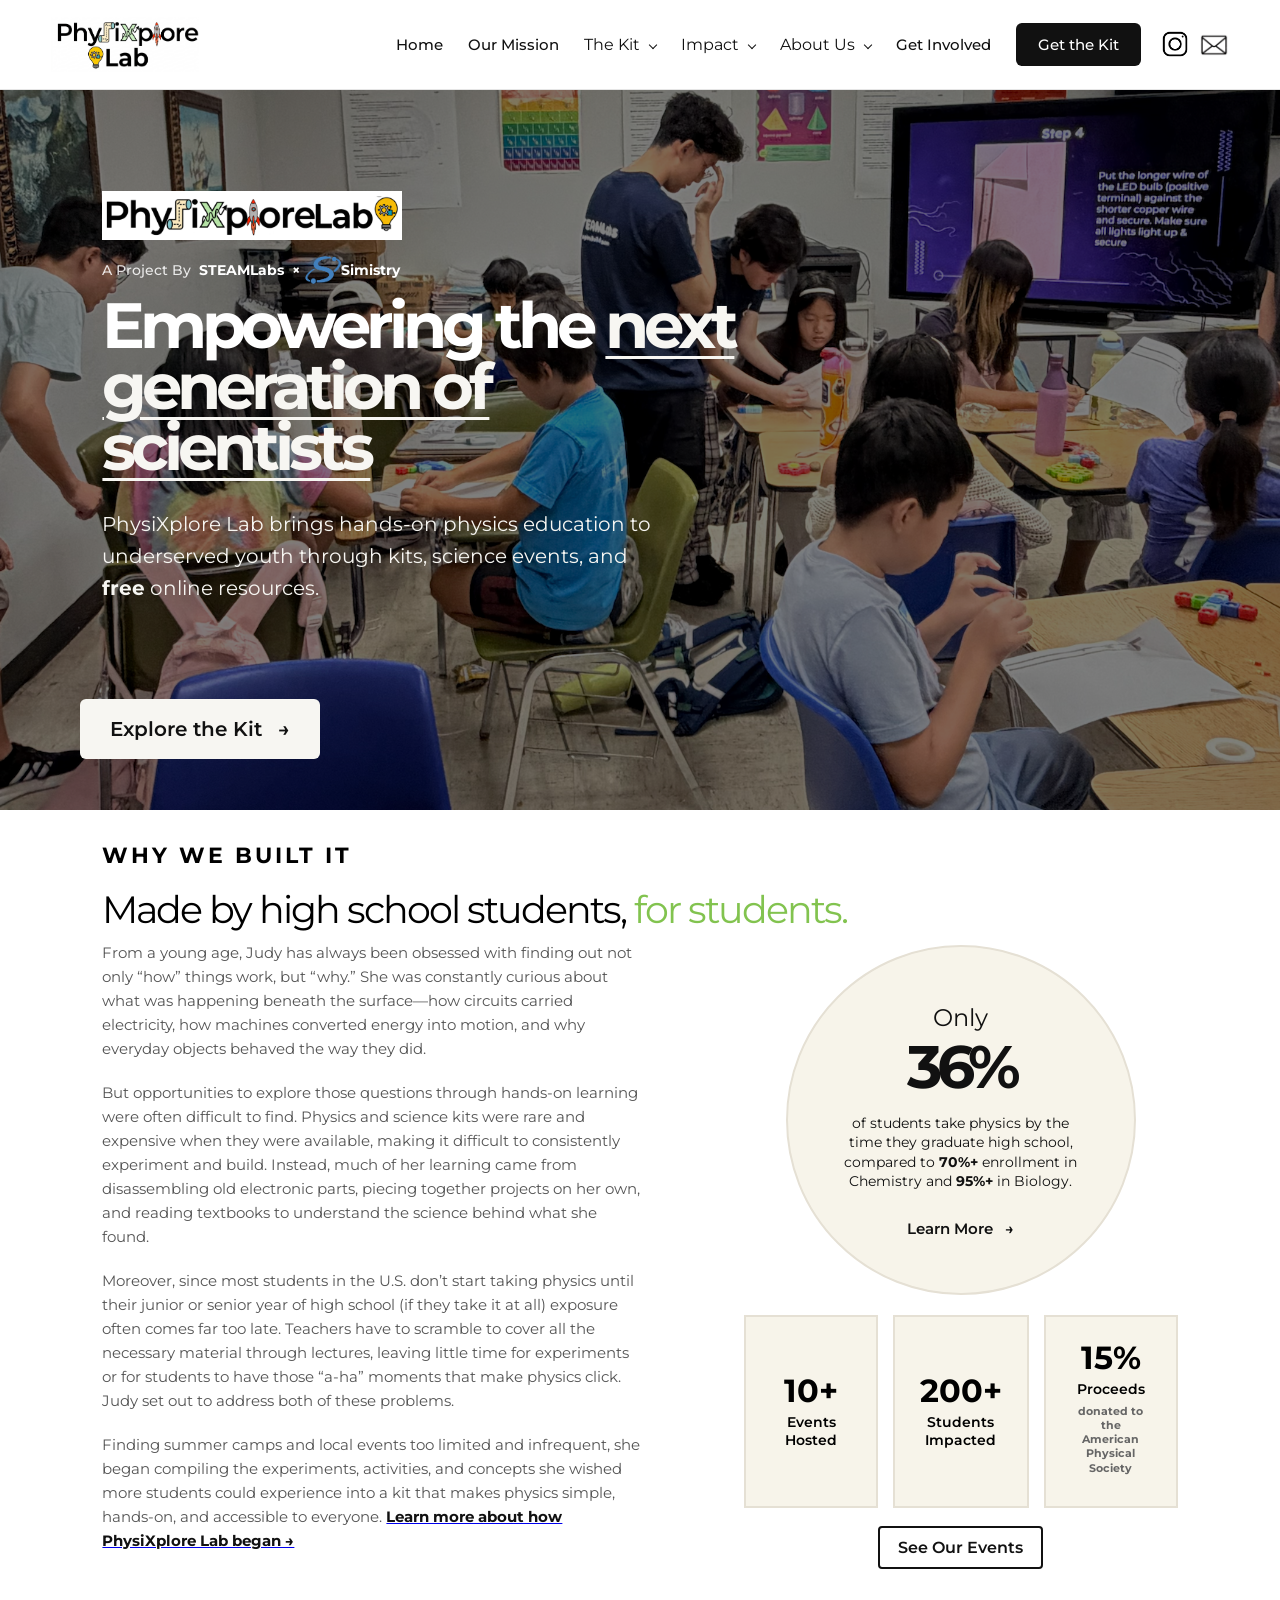
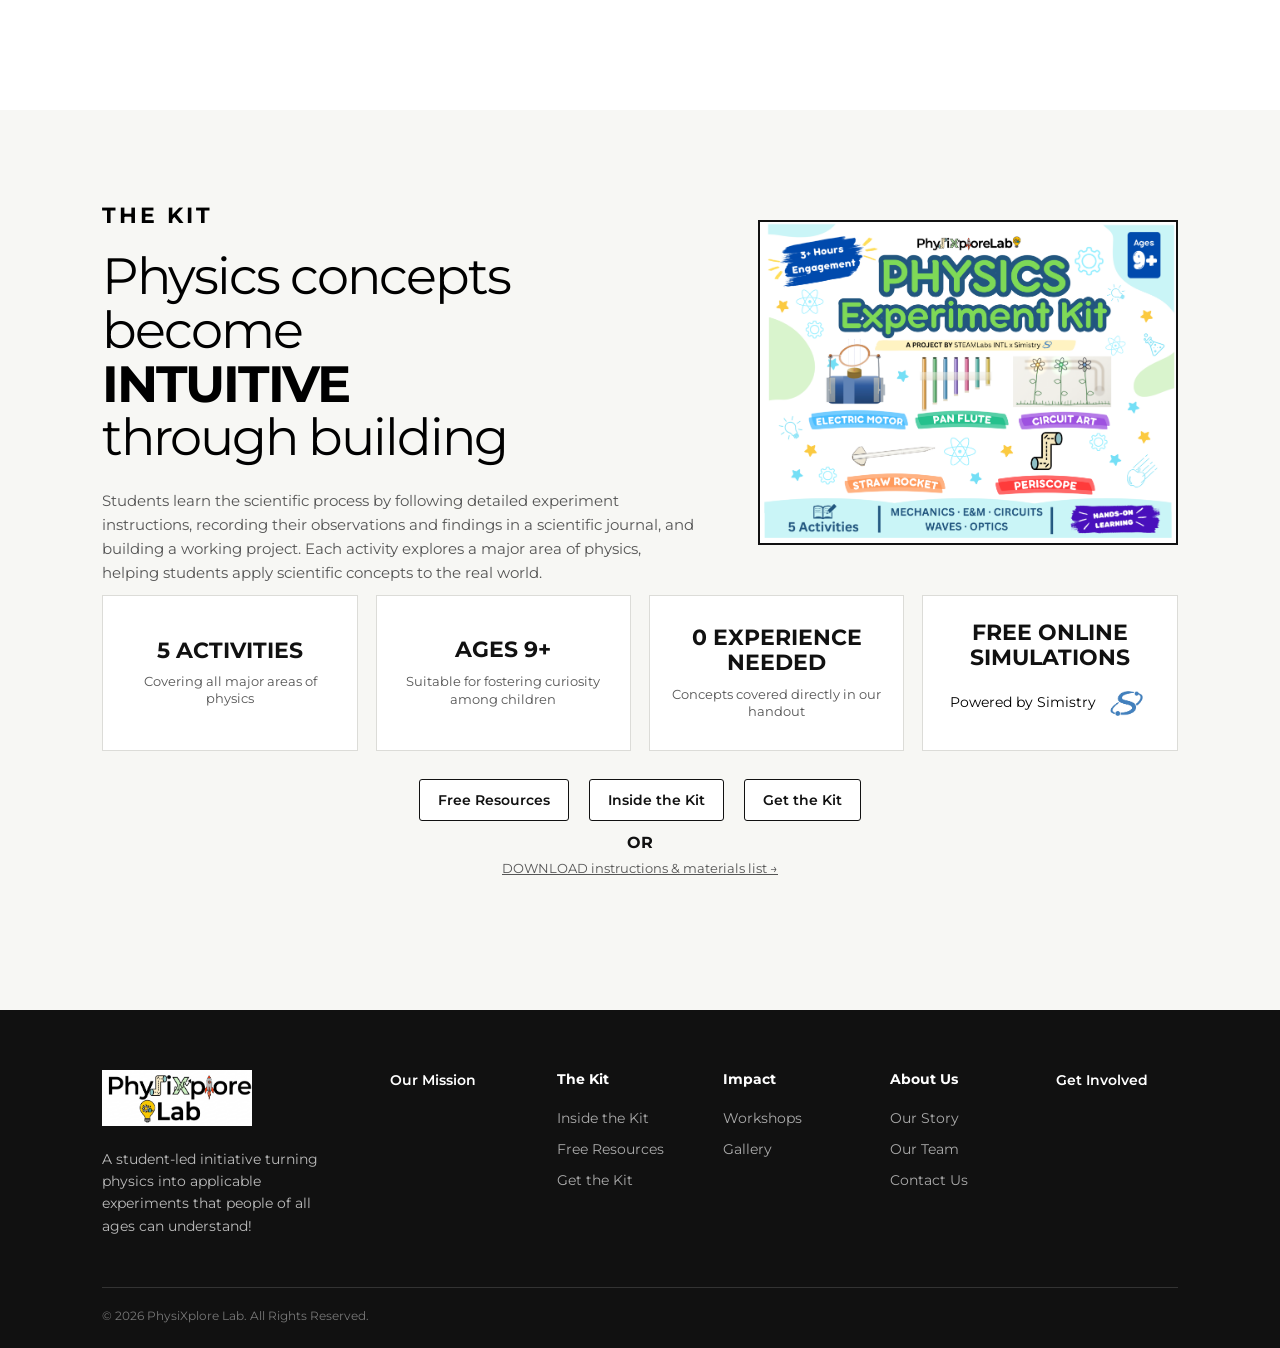
<file: index.html>
<!DOCTYPE html>
<html lang="en">

<head>
    
    <meta charset="UTF-8">
    <meta name="viewport" content="width=device-width, initial-scale=1.0">

    <title>PhysiXplore Lab</title>

    <!-- Connect CSS -->
    <link rel="stylesheet" href="style.css">
    <link rel="icon" type="image/jpeg" href="images/icon.jpg">
</head>

<body>

<nav class="navbar">

    <a href="index.html" class="logo">
        <img src="images/Color High Res.jpg" alt="PhysiXplore Lab">
    </a>

    <div class="nav-links">

        <a href="index.html#home">Home</a>
        <a href="mission.html">Our Mission</a>

        <div class="nav-dropdown">
            <span class="nav-dropdown-title">
                The Kit
                <span class="dropdown-arrow"></span>
            </span>

            <div class="nav-dropdown-menu">
                <a href="kit.html">Inside the Kit</a>
                <a href="resources.html">Free Resources</a>
                <a href="get-kit.html">Get the Kit</a>
            </div>
        </div>

        <div class="nav-dropdown">
            <span class="nav-dropdown-title">
                Impact
                <span class="dropdown-arrow"></span>
            </span>

            <div class="nav-dropdown-menu">
                <a href="workshops.html">Workshops</a>
                <a href="gallery.html">Gallery</a>
            </div>
        </div>

        <div class="nav-dropdown">
            <span class="nav-dropdown-title">
                About Us
                <span class="dropdown-arrow"></span>
            </span>

            <div class="nav-dropdown-menu">
                <a href="story.html">Our Story</a>
                <a href="team.html">Our Team</a>
            </div>
        </div>

        <a href="get-involved.html">Get Involved</a>
        <a href="get-kit.html" class="get-kit-button">Get the Kit</a>

    </div>

    <!-- SOCIAL ICONS -->
    <div class="social-links">

        <a href="https://www.instagram.com/physixplorelab/"
           target="_blank"
           rel="noopener noreferrer"
           aria-label="Instagram">
            <img src="images/ig.png" alt="Instagram">
        </a>

        <a href="mailto:physixplorelab@gmail.com"
           aria-label="Email PhysiXplore Lab">
            <img src="images/email.png" alt="Email">
        </a>

    </div>

</nav>


    <!-- HOME -->

    <section id="home" class="hero">

    <div class="hero-content">

        <img src="images/long.png" alt="PhysiXplore Lab" class="hero-logo">
        <div class="project-by">
    <span>A Project By</span>
    <a href="https://steamlabsintl.org" target="_blank" rel="noopener noreferrer" class="steamlabs-link">
    STEAMLabs
</a>
<strong>×</strong>
    <a href="https://simistry.app/"
   target="_blank"
   rel="noopener noreferrer"
   class="simistry-project-link">

    <img src="images/simistry-logo.png"
         alt="Simistry"
         class="simistry-project-logo">

    <strong>Simistry</strong>

</a>
</div>
        <h1>
    Empowering the
    <span class="highlight">next generation of scientists</span>
    </h1>

        <p class="hero-description">
            PhysiXplore Lab brings hands-on physics education to
            underserved youth through kits, science events, and
            <strong>free</strong> online resources.
        </p>
        
        </div>

        <a href="kit.html" class="hero-button">
    Explore the Kit <span>→</span>
</a>

    </div>

</section>
</section>
<section id="story" class="story">

    <div class="story-content">

        <p class="section-label">WHY WE BUILT IT</p>

        <h2>Made by high school students, <span>for students.</span></h2>

        <div class="story-layout">

            <div class="story-text">

                <p>
                    From a young age, Judy has always been obsessed with finding out not only “how” things work, but “why.” She was constantly curious about what was happening beneath the surface—how circuits carried electricity, how machines converted energy into motion, and why everyday objects behaved the way they did.
                </p>

                <p>
                    But opportunities to explore those questions through hands-on learning were often difficult to find. Physics and science kits were rare and expensive when they were available, making it difficult to consistently experiment and build. Instead, much of her learning came from disassembling old electronic parts, piecing together projects on her own, and reading textbooks to understand the science behind what she found.
                </p>

                <p>
                    Moreover, since most students in the U.S. don’t start taking physics until their junior or senior year of high school (if they take it at all) exposure often comes far too late. Teachers have to scramble to cover all the necessary material through lectures, leaving little time for experiments or for students to have those “a-ha” moments that make physics click. Judy set out to address both of these problems.
                </p>

                <p>
                    Finding summer camps and local events too limited and infrequent, she began compiling the experiments, activities, and concepts she wished more students could experience into a kit that makes physics simple, hands-on, and accessible to everyone. <a href="story.html" class="full-story-link">
    <a href="story.html"><strong>Learn more about how PhysiXplore Lab began →</strong></a>
                </p>
                

            </div>
           <div class="story-image">

    <!-- 36% STATISTICS CIRCLE -->
    <div class="stat-box">

        <div class="stat-number">
            <span>Only</span>
            <strong>36%</strong>
        </div>

        <div class="stat-text">
            of students take physics by the time they graduate high school,
            compared to <strong>70%+</strong> enrollment in Chemistry and
            <strong>95%+</strong> in Biology.
        </div>

        <a href="mission.html" class="learn-more">
            Learn More <span>→</span>
        </a>

    </div>


    <!-- EXISTING THREE STAT BOXES -->
    <div class="story-stats">

        <div class="story-stat">
            <strong>10+</strong>
            <span>Events Hosted</span>
        </div>

        <div class="story-stat">
            <strong>200+</strong>
            <span>Students Impacted</span>
        </div>

        <div class="story-stat">
            <strong>15%</strong>
            <span>Proceeds</span>
            <strong>
                <small>donated to the American Physical Society</small>
            </strong>
        </div>

    </div>

    <a href="workshops.html" class="events-link">
    See Our Events
</a>


</div>

</div>

</div>

</section>
<section id="kit" class="kit">

    <div class="kit-content">

        <!-- TOP: TEXT + IMAGE -->
        <div class="kit-top">

            <div class="kit-info">

                <p class="section-label">THE KIT</p>

                <h2>
                    Physics concepts become <br> <strong>INTUITIVE</strong> <br>
                    through building
                </h2>

                <p class="kit-description">
                    Students learn the scientific process by following detailed
                    experiment instructions, recording their observations and
                    findings in a scientific journal, and building a working
                    project. Each activity explores a major area of physics,
                    helping students apply scientific concepts to the real world.
                </p>

            </div>


            <div class="kit-main-image">
                <img
                    src="images/Kit_Cover.png"
                    alt="PhysiXplore Physics Experiment Kit">
            </div>

        </div>


        <!-- FOUR FEATURE BOXES -->
        <div class="kit-features">

            <div class="kit-feature">
                <a href="kit.html" class="activities-link">
                    5 ACTIVITIES
                </a>

                <p>
                    Covering all major areas of physics
                </p>
            </div>


            <div class="kit-feature">
                <strong>AGES 9+</strong>

                <p>
                    Suitable for fostering curiosity among children
                </p>
            </div>


            <div class="kit-feature">
                <a href="resources.html" class="experience-link">
                    0 EXPERIENCE NEEDED
                </a>

                <p>
                    Concepts covered directly in our handout
                </p>
            </div>


            <div class="kit-feature">
                <a href="kit.html" class="simulations-link">
                    FREE ONLINE SIMULATIONS
                </a>

                <small>
                    
                    <a
                        href="https://simistry.app/"
                        target="_blank"
                        class="simistry-link">
                        Powered by
                        Simistry
                    </a>

                    <img
                        src="images/simistry-logo.png"
                        alt="Simistry">
                </small>
            </div>

        </div>


        <!-- BUTTONS -->
        <div class="kit-buttons">

            <div class="kit-main-buttons">

                <a href="resources.html" class="kit-button">
                    Free Resources
                </a>

                <a href="kit.html" class="kit-button">
                    Inside the Kit
                </a>

                <a href="get-kit.html" class="kit-button">
                    Get the Kit
                </a>

            </div>

            <p><strong>OR</strong></p>

            <a href="resources.html" class="download-link">
                DOWNLOAD instructions &amp; materials list
                <span>→</span>
            </a>

        </div>

    </div>

</section>




<section id="events"></section>

<!-- FOOTER -->

<footer class="site-footer">

    <div class="footer-content">

        <!-- BRAND -->
        <div class="footer-brand">

            <a href="index.html#home">
    <img src="images/Color High Res.jpg" alt="PhysiXplore Lab">
</a>

            <p>
                A student-led initiative turning physics into applicable
                experiments that people of all ages can understand!
            </p>

        </div>


        <!-- OUR MISSION -->
        <div class="footer-column footer-action">

    <a href="mission.html">Our Mission</a>

</div>


        <!-- THE KIT -->
        <div class="footer-column">

            <h3>The Kit</h3>

            <a href="kit.html">Inside the Kit</a>
            <a href="resources.html">Free Resources</a>
            <a href="get-kit.html">Get the Kit</a>

        </div>


        <!-- IMPACT -->
        <div class="footer-column">

            <h3>Impact</h3>

            <a href="workshops.html">Workshops</a>
            <a href="gallery.html">Gallery</a>

        </div>


        <!-- ABOUT US -->
        <div class="footer-column">

            <h3>About Us</h3>

            <a href="story.html">Our Story</a>
            <a href="team.html">Our Team</a>
            <a href="get-involved.html">Contact Us</a>

        </div>


        <!-- GET INVOLVED -->
        <div class="footer-column footer-action">

            <a href="get-involved.html">Get Involved</a>

        </div>

    </div>


    <div class="footer-bottom">

        <p>
            © 2026 PhysiXplore Lab. All Rights Reserved.
        </p>

    </div>

</footer>
</body>

</html>
</file>
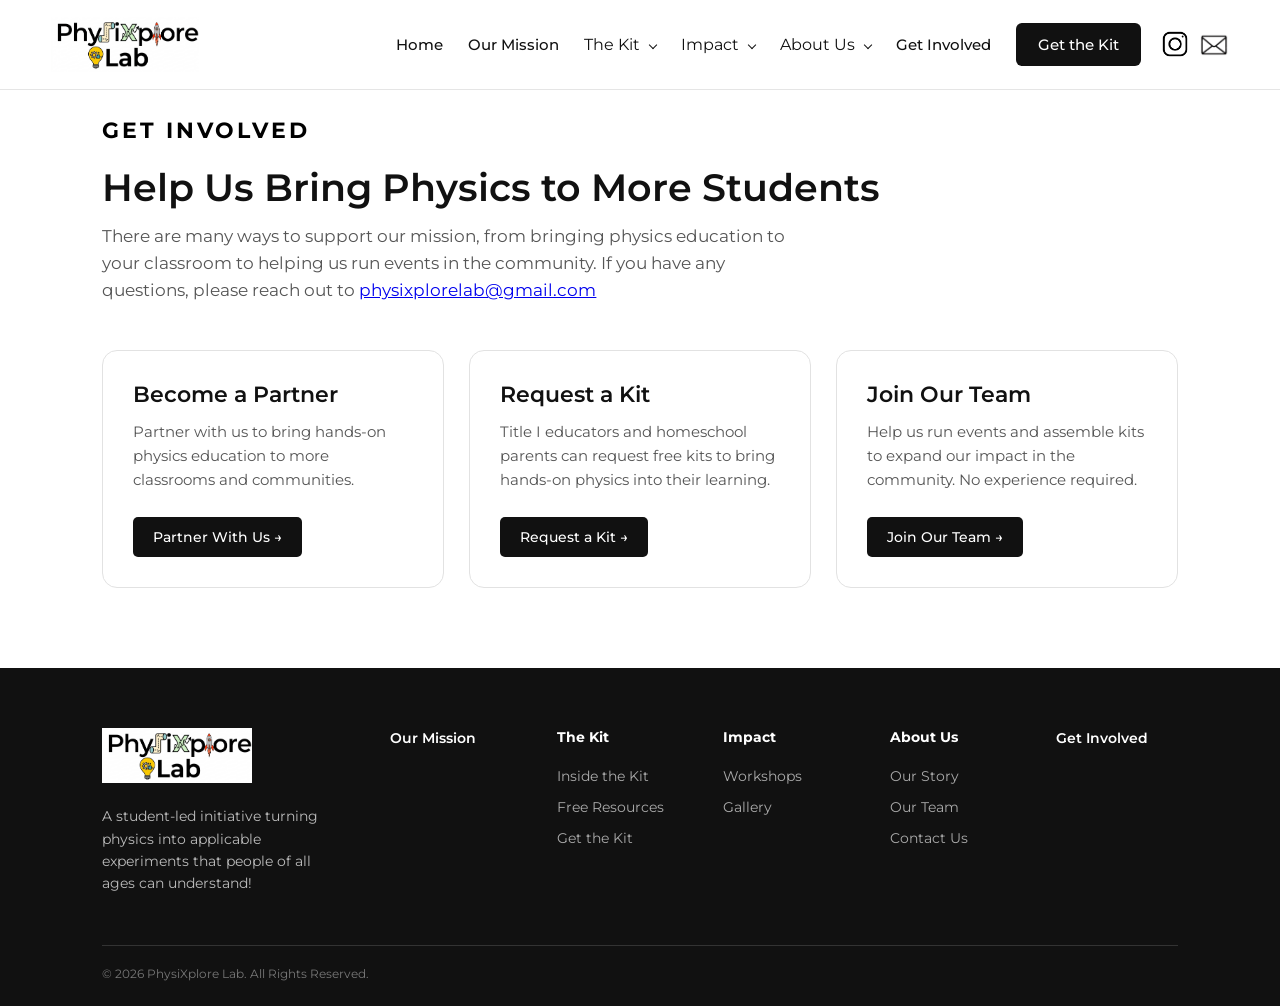
<file: get-involved.html>
<!DOCTYPE html>
<html lang="en">

<head>

    <meta charset="UTF-8">
    <meta name="viewport" content="width=device-width, initial-scale=1.0">

    <title>Get Involved</title>

    <link rel="stylesheet" href="style.css">
    <link rel="icon" type="image/jpeg" href="images/icon.jpg">

</head>


<body>


    <!-- NAVBAR -->

    <nav class="navbar">

        <a href="index.html#home" class="logo">
            <img
                src="images/Color High Res.jpg"
                alt="PhysiXplore Lab">
        </a>


        <div class="nav-links">

            <a href="index.html#home">Home</a>

            <a href="mission.html">Our Mission</a>


            <!-- THE KIT -->

            <div class="nav-dropdown">

                <span class="nav-dropdown-title">
                    The Kit
                    <span class="dropdown-arrow"></span>
                </span>

                <div class="nav-dropdown-menu">

                    <a href="kit.html">
                        Inside the Kit
                    </a>

                    <a href="resources.html">
                        Free Resources
                    </a>

                    <a href="get-kit.html">
                        Get the Kit
                    </a>

                </div>

            </div>


            <!-- IMPACT -->

            <div class="nav-dropdown">

                <span class="nav-dropdown-title">
                    Impact
                    <span class="dropdown-arrow"></span>
                </span>

                <div class="nav-dropdown-menu">

                    <a href="workshops.html">
                        Workshops
                    </a>

                    <a href="gallery.html">
                        Gallery
                    </a>

                </div>

            </div>


            <!-- ABOUT US -->

            <div class="nav-dropdown">

                <span class="nav-dropdown-title">
                    About Us
                    <span class="dropdown-arrow"></span>
                </span>

                <div class="nav-dropdown-menu">

                    <a href="story.html">
                        Our Story
                    </a>

                    <a href="team.html">
                        Our Team
                    </a>

                </div>

            </div>


            <a href="get-involved.html">
                Get Involved
            </a>


            <a
                href="get-kit.html"
                class="get-kit-button">
                Get the Kit
            </a>

        </div>
        <!-- SOCIAL ICONS -->
    <div class="social-links">

        <a href="https://www.instagram.com/physixplorelab/"
           target="_blank"
           rel="noopener noreferrer"
           aria-label="Instagram">
            <img src="images/ig.png" alt="Instagram">
        </a>

        <a href="mailto:physixplorelab@gmail.com"
           aria-label="Email PhysiXplore Lab">
            <img src="images/email.png" alt="Email">
        </a>

    </div>

    </nav>



    <!-- GET INVOLVED -->

    <section class="involved-page">

        <div class="involved-page-content">

            <p class="section-label">
                GET INVOLVED
            </p>

            <h1>
                Help Us Bring Physics to More Students
            </h1>

            <p class="involved-intro">

                There are many ways to support our mission,
                from bringing physics education to your classroom
                to helping us run events in the community. If you have any questions, please reach out to <a href="mailto:physixplorelab@gmail.com">physixplorelab@gmail.com</a>

            </p>


            <div class="involved-grid">


                <!-- BECOME A PARTNER -->

                <div class="involved-card">

                    <h2>
                        Become a Partner
                    </h2>

                    <p>
                        Partner with us to bring hands-on physics
                        education to more classrooms and communities.
                    </p>

                    <a
                        href="mailto:physixplorelab@gmail.com"
                        class="involved-button">

                        Partner With Us →

                    </a>

                </div>



                <!-- REQUEST A KIT -->

                <div class="involved-card">

                    <h2>
                        Request a Kit
                    </h2>

                    <p>
                        Title I educators and homeschool parents
                        can request free kits to bring hands-on
                        physics into their learning.
                    </p>

                    <a
    href="https://docs.google.com/forms/d/e/1FAIpQLSf_5Zcsw6gwAQHW1Wm4zoF-3Na-MyLg6Y7uDlz3moruBYMkag/viewform?usp=publish-editor"
    class="involved-button"
    target="_blank">

    Request a Kit →

</a>

                </div>



                <!-- JOIN OUR TEAM -->

                <div class="involved-card">

                    <h2>
                        Join Our Team
                    </h2>

                    <p>
                        Help us run events
                        and assemble kits to expand our impact in the
                        community. No experience required.
                    </p>

                    <a
                        href="https://docs.google.com/forms/d/e/1FAIpQLScDFuFzngoZJk8Ng7HyEibCHSFLJAaM5rCP66fgA-clQNR9zw/viewform?usp=publish-editor"
                        class="involved-button"
                        target="_blank">

                        Join Our Team →

                    </a>

                </div>


            </div>

        </div>

    </section>

<!-- FOOTER -->

<footer class="site-footer">

    <div class="footer-content">

        <!-- BRAND -->
        <div class="footer-brand">

            <a href="index.html#home">
    <img src="images/Color High Res.jpg" alt="PhysiXplore Lab">
</a>

            <p>
                A student-led initiative turning physics into applicable
                experiments that people of all ages can understand!
            </p>

        </div>


        <!-- OUR MISSION -->
        <div class="footer-column footer-action">

    <a href="mission.html">Our Mission</a>

</div>


        <!-- THE KIT -->
        <div class="footer-column">

            <h3>The Kit</h3>

            <a href="kit.html">Inside the Kit</a>
            <a href="resources.html">Free Resources</a>
            <a href="get-kit.html">Get the Kit</a>

        </div>


        <!-- IMPACT -->
        <div class="footer-column">

            <h3>Impact</h3>

            <a href="workshops.html">Workshops</a>
            <a href="gallery.html">Gallery</a>

        </div>


        <!-- ABOUT US -->
        <div class="footer-column">

            <h3>About Us</h3>

            <a href="story.html">Our Story</a>
            <a href="team.html">Our Team</a>
            <a href="get-involved.html">Contact Us</a>

        </div>


        <!-- GET INVOLVED -->
        <div class="footer-column footer-action">

            <a href="get-involved.html">Get Involved</a>

        </div>

    </div>


    <div class="footer-bottom">

        <p>
            © 2026 PhysiXplore Lab. All Rights Reserved.
        </p>

    </div>

</footer>
</body>

</html>
</file>
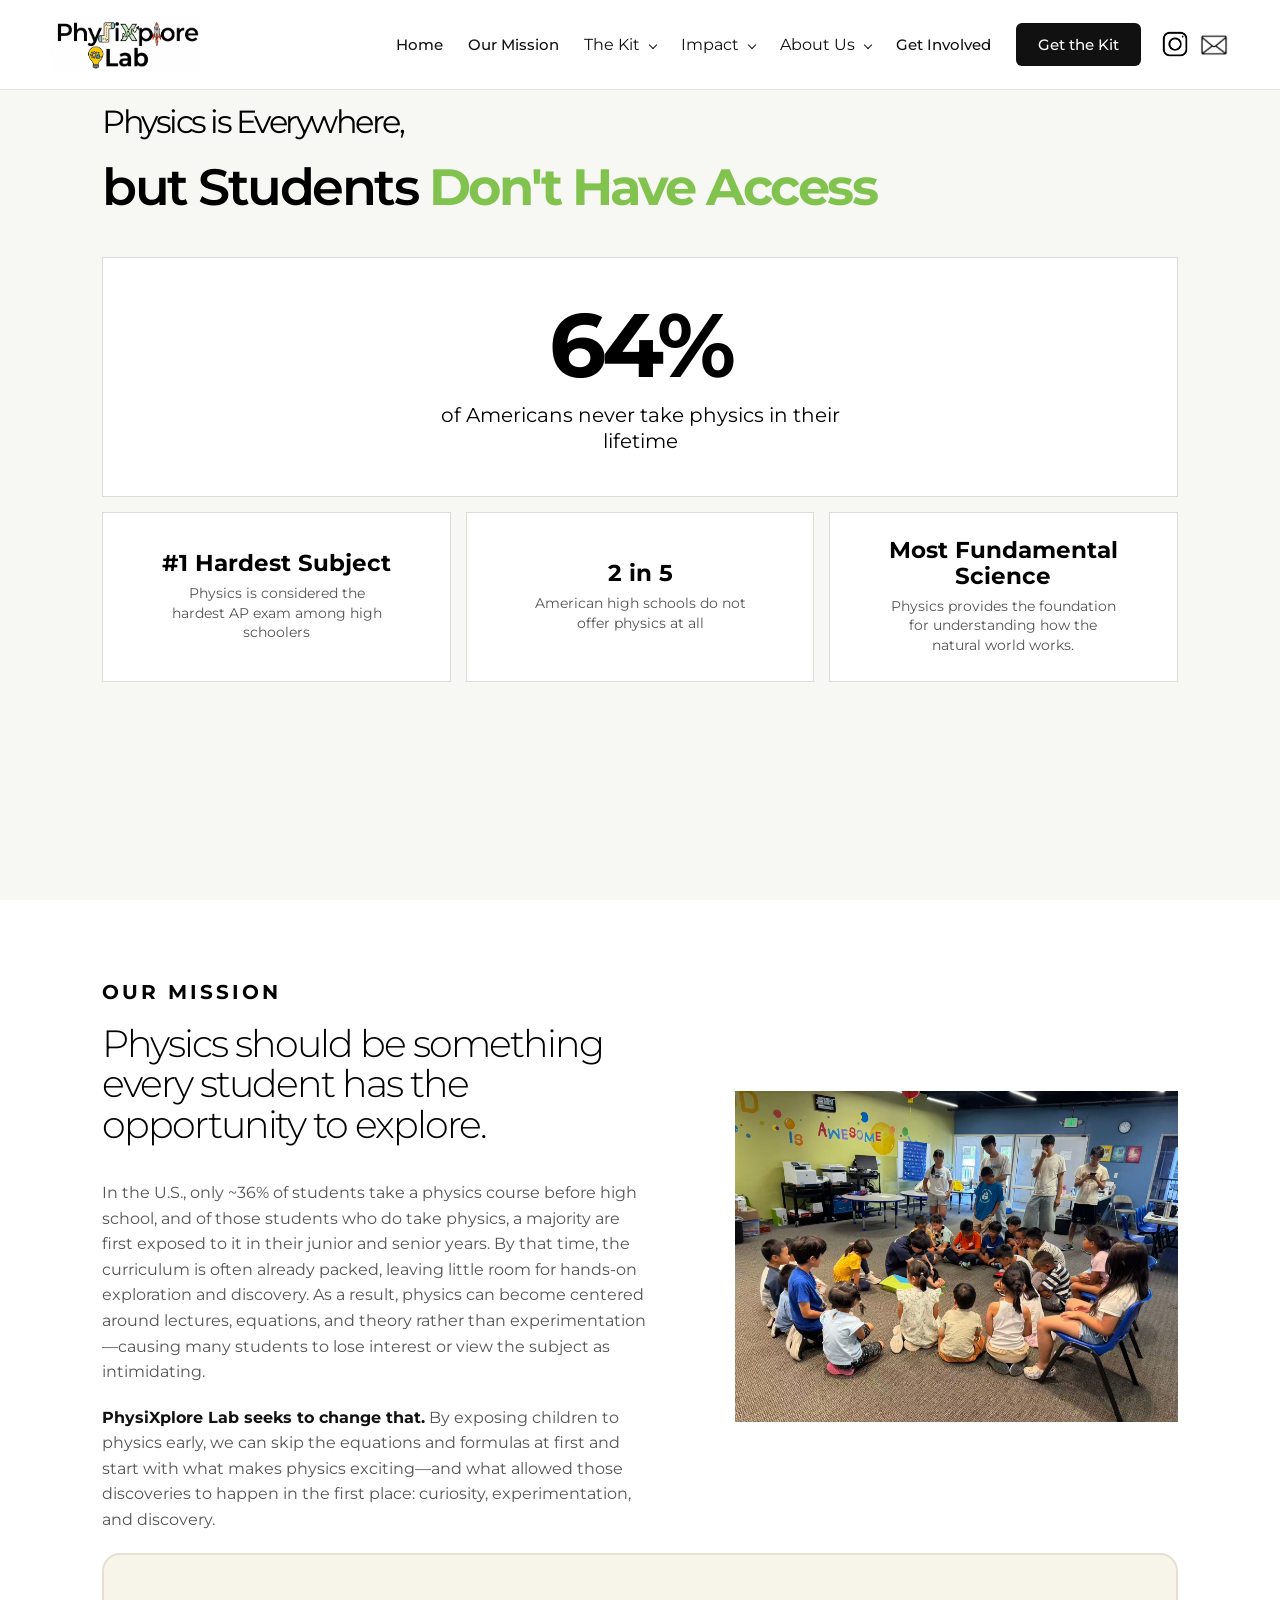
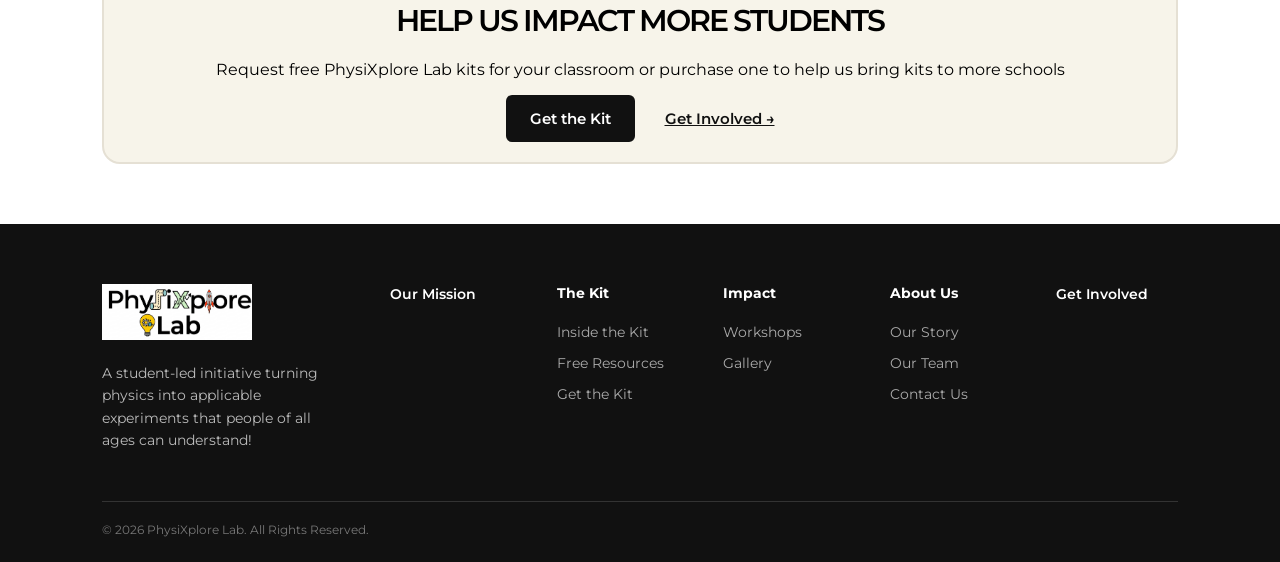
<file: mission.html>
<!DOCTYPE html>
<html lang="en">
<head>
    <meta charset="UTF-8">
    <meta name="viewport" content="width=device-width, initial-scale=1.0">
    <title>Our Mission | PhysiXplore Lab</title>

    <link rel="stylesheet" href="style.css">
    <link rel="icon" type="image/jpeg" href="images/icon.jpg">
</head>

<body>

    <!-- NAVBAR -->

    <nav class="navbar">

        <!-- Logo -->
        <a href="index.html#home" class="logo">
            <img src="images/Color High Res.jpg" alt="PhysiXplore Lab">
        </a>

        <!-- Navigation -->
        <div class="nav-links">
             <a href="index.html#home">Home</a>
    <a href="mission.html">Our Mission</a>
    <div class="nav-dropdown">

    <span class="nav-dropdown-title">
        The Kit
        <span class="dropdown-arrow"></span>
    </span>

    <div class="nav-dropdown-menu">
        <a href="kit.html">Inside the Kit</a>
        <a href="resources.html">Free Resources</a>
        <a href="get-kit.html">Get the Kit</a>
    </div>


</div>
    <div class="nav-dropdown">

                <span class="nav-dropdown-title">
                    Impact
                    <span class="dropdown-arrow"></span>
                </span>

                <div class="nav-dropdown-menu">
                    <a href="workshops.html">Workshops</a>
                    <a href="gallery.html">Gallery</a>
                </div>
                </div>
    <div class="nav-dropdown">
         <span class="nav-dropdown-title">
        About Us
        <span class="dropdown-arrow"></span>
    </span>
        <div class="nav-dropdown-menu">
            <a href="story.html">Our Story</a>
            <a href="team.html#team">Our Team</a>
        </div>
    </div>

    <a href="get-involved.html">Get Involved</a>
    <a href="get-kit.html" class="get-kit-button">Get the Kit</a>
</div>
<!-- SOCIAL ICONS -->
    <div class="social-links">

        <a href="https://www.instagram.com/physixplorelab/"
           target="_blank"
           rel="noopener noreferrer"
           aria-label="Instagram">
            <img src="images/ig.png" alt="Instagram">
        </a>

        <a href="mailto:physixplorelab@gmail.com"
           aria-label="Email PhysiXplore Lab">
            <img src="images/email.png" alt="Email">
        </a>

    </div>

    </nav>


    <!-- THE PROBLEM -->
    <section class="mission-problem">

        <div class="mission-problem-content">

            <p class="section-label">Physics is Everywhere,</p>

            <h2>
                but Students <span>Don't Have Access</span>
            </h2>

            <div class="mission-stat-large">
                <strong>64%</strong>
                <p>
                    of Americans never take physics in their lifetime
                </p>
            </div>

            <div class="mission-stat-row">

                <div class="mission-stat">
                    <strong>#1 Hardest Subject</strong>
                    <p>
                        Physics is considered the hardest AP exam among high schoolers
                    </p>
                </div>

                <div class="mission-stat">
                    <strong>2 in 5</strong>
                    <p>
                        American high schools do not offer physics at all
                    </p>
                </div>

                <div class="mission-stat">
                    <strong>Most Fundamental Science</strong>
                    <p>
                        Physics provides the foundation for understanding how the natural world works.
                    </p>
                </div>

            </div>

        </div>

    </section>
    <!-- MISSION HERO -->
   <section class="mission-hero">

    <div class="mission-hero-content">

        <div class="mission-layout">

            <!-- LEFT SIDE -->
            <div class="mission-text-content">

                <p class="section-label">OUR MISSION</p>

                <h2>
                    Physics should be something every student has the opportunity to explore.
                </h2>

                <div class="mission-text">

                    <p>
                        In the U.S., only ~36% of students take a physics course before high school, and of those students who do take physics, a majority are first exposed to it in their junior and senior years. By that time, the curriculum is often already packed, leaving little room for hands-on exploration and discovery. As a result, physics can become centered around lectures, equations, and theory rather than experimentation—causing many students to lose interest or view the subject as intimidating.
                    </p>

                    <p>
                        <strong>PhysiXplore Lab seeks to change that.</strong> By exposing children to physics early, we can skip the equations and formulas at first and start with what makes physics exciting—and what allowed those discoveries to happen in the first place: curiosity, experimentation, and discovery.
                    </p>

                </div>

            </div>

            <!-- RIGHT SIDE -->
            <div class="mission-image">
                <img src="images/mission.jpg" alt="Students exploring physics">
            </div>

        </div>

    </div>
    <div class="mission-impact">

            <p class="section-label">HELP US IMPACT MORE STUDENTS</p>

            <p>
                Request free PhysiXplore Lab kits for your classroom or purchase one to help us bring kits to more schools
            </p>

            <div class="impact-buttons">
                <a href="get-kit.html" class="impact-button">Get the Kit</a>
                <a href="get-involved.html" class="impact-link">Get Involved →</a>
            </div>

        </div>

</section>

<!-- FOOTER -->

<footer class="site-footer">

    <div class="footer-content">

        <!-- BRAND -->
        <div class="footer-brand">

            <a href="index.html#home">
    <img src="images/Color High Res.jpg" alt="PhysiXplore Lab">
</a>

            <p>
                A student-led initiative turning physics into applicable
                experiments that people of all ages can understand!
            </p>

        </div>


        <!-- OUR MISSION -->
        <div class="footer-column footer-action">

    <a href="mission.html">Our Mission</a>

</div>


        <!-- THE KIT -->
        <div class="footer-column">

            <h3>The Kit</h3>

            <a href="kit.html">Inside the Kit</a>
            <a href="resources.html">Free Resources</a>
            <a href="get-kit.html">Get the Kit</a>

        </div>


        <!-- IMPACT -->
        <div class="footer-column">

            <h3>Impact</h3>

            <a href="workshops.html">Workshops</a>
            <a href="gallery.html">Gallery</a>

        </div>


        <!-- ABOUT US -->
        <div class="footer-column">

            <h3>About Us</h3>

            <a href="story.html">Our Story</a>
            <a href="team.html">Our Team</a>
            <a href="get-involved.html">Contact Us</a>

        </div>


        <!-- GET INVOLVED -->
        <div class="footer-column footer-action">

            <a href="get-involved.html">Get Involved</a>

        </div>

    </div>


    <div class="footer-bottom">

        <p>
            © 2026 PhysiXplore Lab. All Rights Reserved.
        </p>

    </div>

</footer>
</body>
</html>
</file>
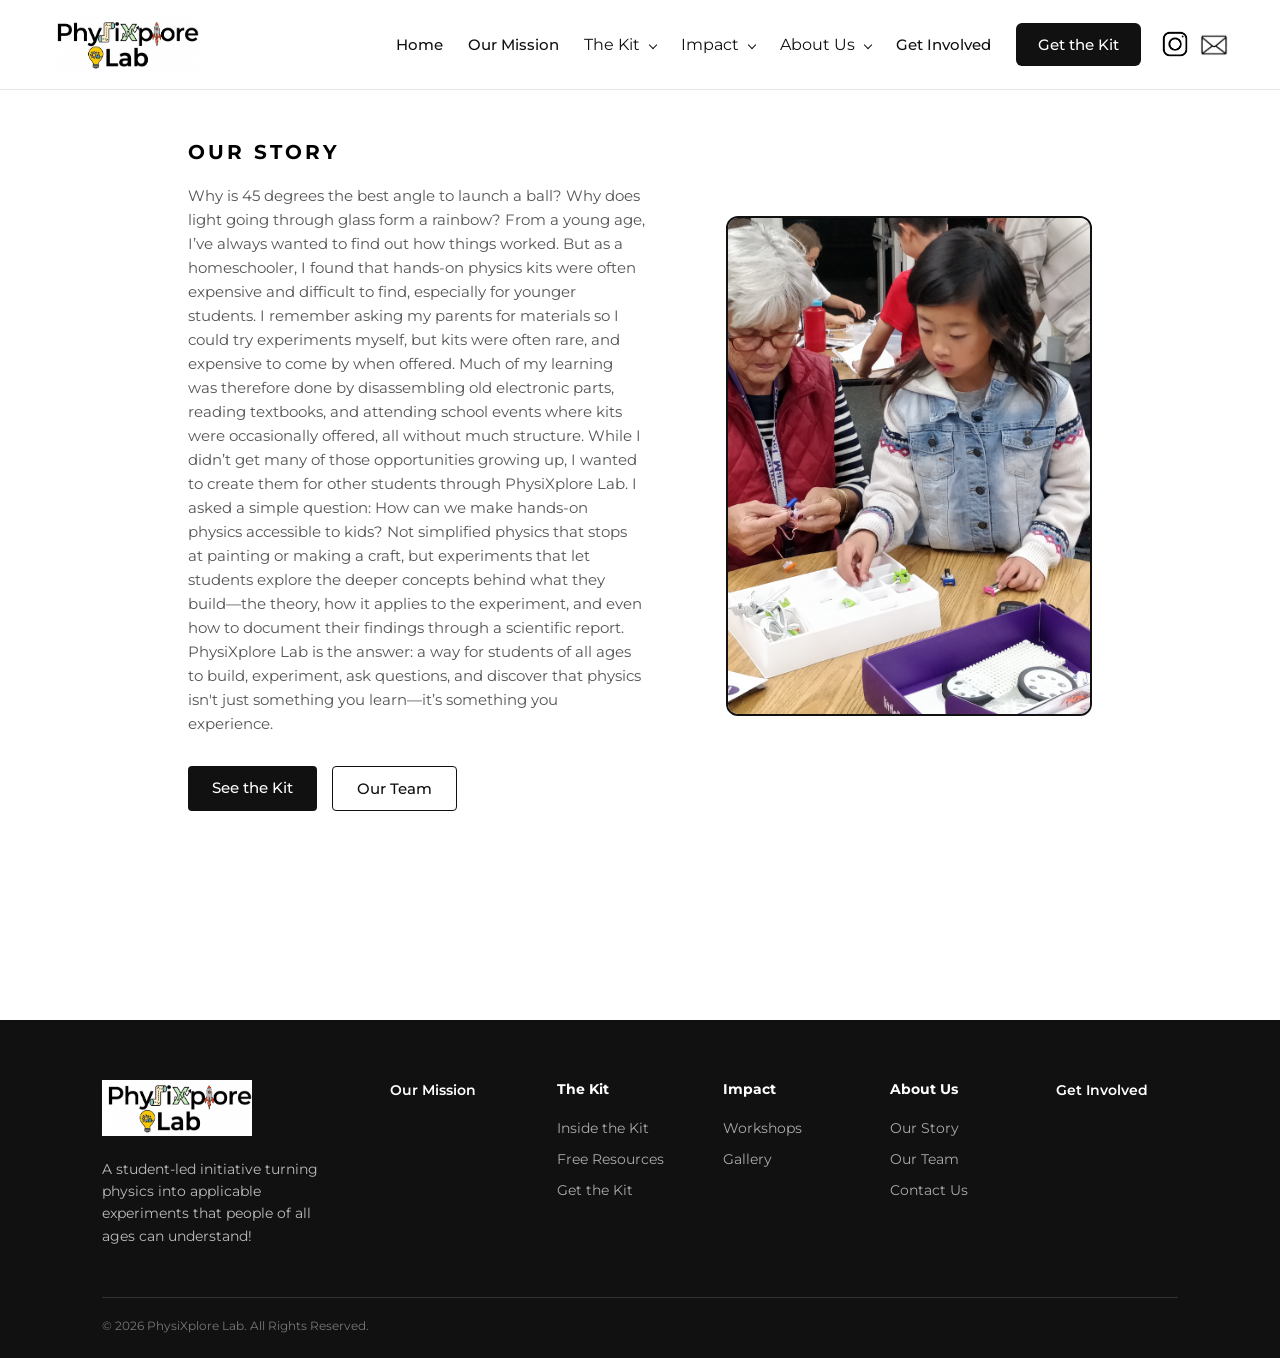
<file: story.html>
<!DOCTYPE html>
<html lang="en">
<head>
    <meta charset="UTF-8">
    <meta name="viewport" content="width=device-width, initial-scale=1.0">

    <title>Our Story</title>

    <link rel="stylesheet" href="style.css">
    <link rel="icon" type="image/jpeg" href="images/icon.jpg">
</head>

<body>

    <!-- NAVBAR -->

    <nav class="navbar">
         
        <a href="index.html#home" class="logo">
            <img src="images/Color High Res.jpg" alt="PhysiXplore Lab">
        </a>

        <div class="nav-links">
            <a href="index.html#home">Home</a>
            <a href="mission.html">Our Mission</a>
            <div class="nav-dropdown">

    <span class="nav-dropdown-title">
        The Kit
        <span class="dropdown-arrow"></span>
    </span>

    <div class="nav-dropdown-menu">
        <a href="kit.html">Inside the Kit</a>
        <a href="resources.html">Free Resources</a>
        <a href="get-kit.html">Get the Kit</a>
    </div>


</div>
            <div class="nav-dropdown">

                <span class="nav-dropdown-title">
                    Impact
                    <span class="dropdown-arrow"></span>
                </span>

                <div class="nav-dropdown-menu">
                    <a href="workshops.html">Workshops</a>
                    <a href="gallery.html">Gallery</a>
                </div>
                </div>

            <div class="nav-dropdown">

                <span class="nav-dropdown-title">
                    About Us
                    <span class="dropdown-arrow"></span>
                </span>

                <div class="nav-dropdown-menu">
                    <a href="story.html">Our Story</a>
                    <a href="team.html">Our Team</a>
                </div>

            </div>

            <a href="get-involved.html">Get Involved</a>

            <a href="get-kit.html" class="get-kit-button">
                Get the Kit
            </a>

        </div>
        <!-- SOCIAL ICONS -->
    <div class="social-links">

        <a href="https://www.instagram.com/physixplorelab/"
           target="_blank"
           rel="noopener noreferrer"
           aria-label="Instagram">
            <img src="images/ig.png" alt="Instagram">
        </a>

        <a href="mailto:physixplorelab@gmail.com"
           aria-label="Email PhysiXplore Lab">
            <img src="images/email.png" alt="Email">
        </a>

    </div>

    </nav>


    <!-- OUR STORY -->

    <section class="story-page">

<section class="story-page">

    <div class="story-page-content">

        <div class="story-text-content">

            <p class="section-label">OUR STORY</p>

            <div class="story-text">
                <p>
                    Why is 45 degrees the best angle to launch a ball?
                    Why does light going through glass form a rainbow?
                    From a young age, I’ve always wanted to find out how things
                    worked. But as a homeschooler, I found that hands-on physics
                    kits were often expensive and difficult to find, especially
                    for younger students. I remember asking my parents for
                    materials so I could try experiments myself, but kits were
                    often rare, and expensive to come by when offered. Much of my learning was therefore done by disassembling old electronic parts, reading textbooks, and attending school events where kits were occasionally offered, all without much structure.
                    While I didn’t get many of those opportunities growing up,
                    I wanted to create them for other students through
                    PhysiXplore Lab. I asked a simple question:
                    How can we make hands-on physics accessible to kids?
                    Not simplified physics that stops at painting or making a
                    craft, but experiments that let students explore the deeper
                    concepts behind what they build—the theory, how it applies
                    to the experiment, and even how to document their findings
                    through a scientific report. PhysiXplore Lab is the answer:
                    a way for students of all ages to build, experiment, ask
                    questions, and discover that physics isn't just something
                    you learn—it’s something you experience.
                </p>
            </div>

            <div class="story-buttons">
                <a href="kit.html" class="story-button primary">See the Kit</a>
                <a href="team.html" class="story-button secondary">Our Team</a>
            </div>

        </div>

        <div class="story-image">
            <img src="images/story.jpg" alt="PhysiXplore Lab">
        </div>

    </div>

</section>
    </section>
<!-- FOOTER -->

<footer class="site-footer">

    <div class="footer-content">

        <!-- BRAND -->
        <div class="footer-brand">

            <a href="index.html#home">
    <img src="images/Color High Res.jpg" alt="PhysiXplore Lab">
</a>

            <p>
                A student-led initiative turning physics into applicable
                experiments that people of all ages can understand!
            </p>

        </div>


        <!-- OUR MISSION -->
        <div class="footer-column footer-action">

    <a href="mission.html">Our Mission</a>

</div>


        <!-- THE KIT -->
        <div class="footer-column">

            <h3>The Kit</h3>

            <a href="kit.html">Inside the Kit</a>
            <a href="resources.html">Free Resources</a>
            <a href="get-kit.html">Get the Kit</a>

        </div>


        <!-- IMPACT -->
        <div class="footer-column">

            <h3>Impact</h3>

            <a href="workshops.html">Workshops</a>
            <a href="gallery.html">Gallery</a>

        </div>


        <!-- ABOUT US -->
        <div class="footer-column">

            <h3>About Us</h3>

            <a href="story.html">Our Story</a>
            <a href="team.html">Our Team</a>
            <a href="get-involved.html">Contact Us</a>

        </div>


        <!-- GET INVOLVED -->
        <div class="footer-column footer-action">

            <a href="get-involved.html">Get Involved</a>

        </div>

    </div>


    <div class="footer-bottom">

        <p>
            © 2026 PhysiXplore Lab. All Rights Reserved.
        </p>

    </div>

</footer>
</body>
</html>
</file>
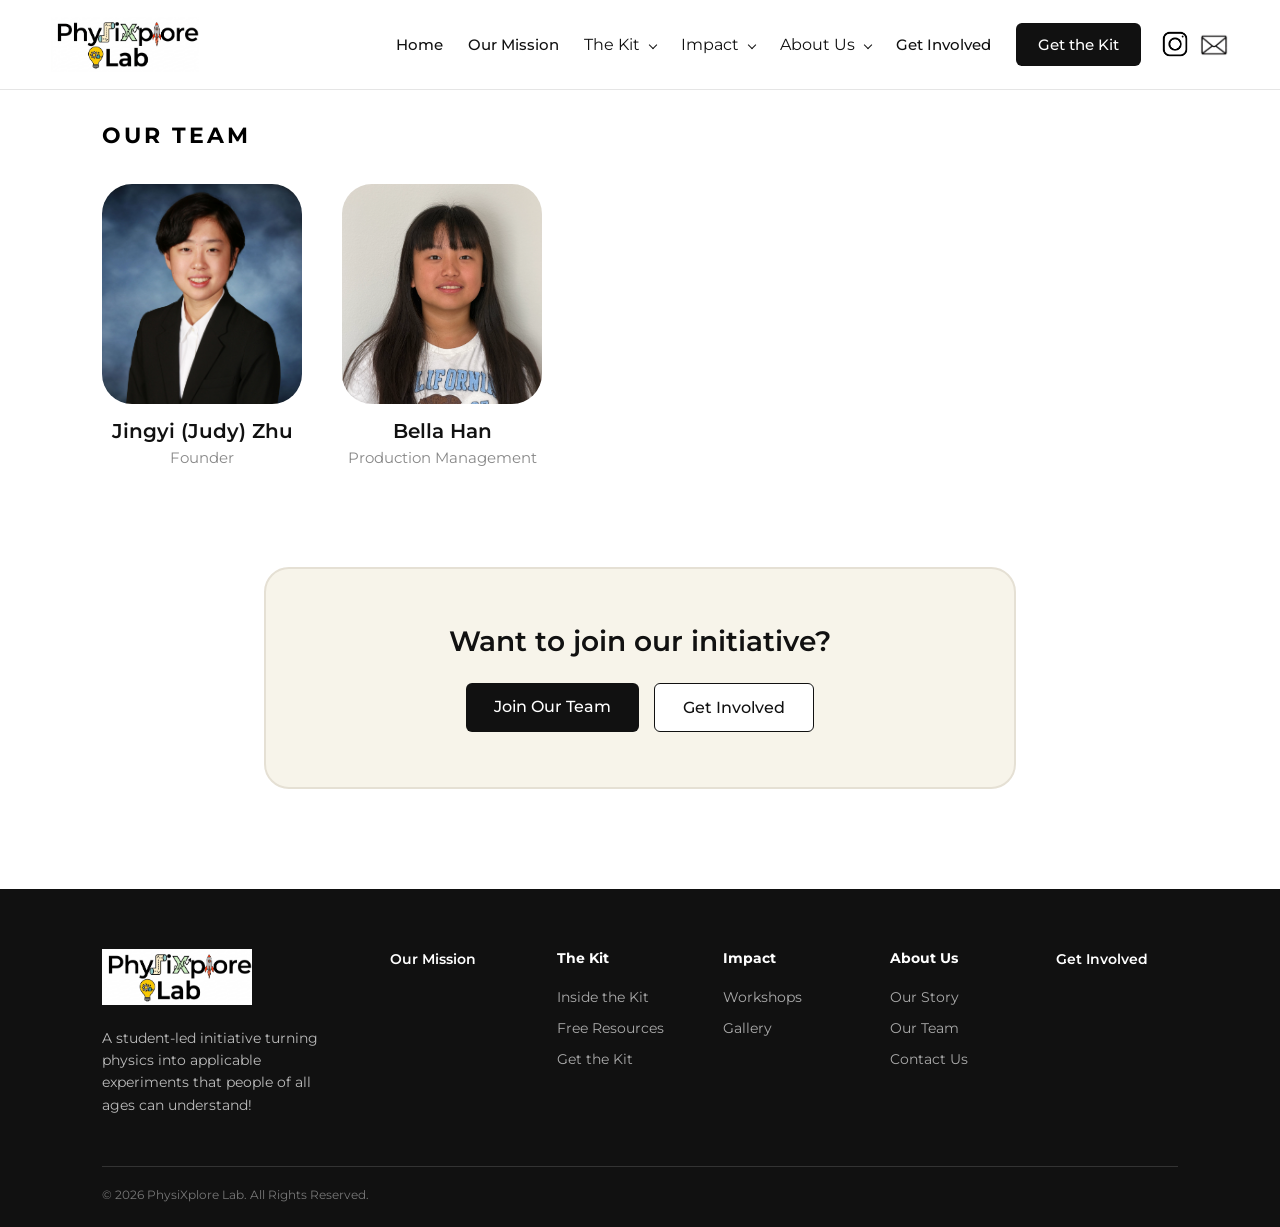
<file: team.html>
<!DOCTYPE html>
<html lang="en">
<head>
    <meta charset="UTF-8">
    <meta name="viewport" content="width=device-width, initial-scale=1.0">

    <title>Our Team</title>

    <link rel="stylesheet" href="style.css">
    <link rel="icon" type="image/jpeg" href="images/icon.jpg">
</head>

<body>

    <!-- NAVBAR -->

    <nav class="navbar">
        
        <a href="index.html#home" class="logo">
            <img src="images/Color High Res.jpg" alt="PhysiXplore Lab">
        </a>

        <div class="nav-links">
             <a href="index.html#home">Home</a>
            <a href="mission.html">Our Mission</a>
            <div class="nav-dropdown">

    <span class="nav-dropdown-title">
        The Kit
        <span class="dropdown-arrow"></span>
    </span>

    <div class="nav-dropdown-menu">
        <a href="kit.html">Inside the Kit</a>
        <a href="resources.html">Free Resources</a>
        <a href="get-kit.html">Get the Kit</a>
    </div>


</div>
            <div class="nav-dropdown">

                <span class="nav-dropdown-title">
                    Impact
                    <span class="dropdown-arrow"></span>
                </span>

                <div class="nav-dropdown-menu">
                    <a href="workshops.html">Workshops</a>
                    <a href="gallery.html">Gallery</a>
                </div>
                </div>
            <div class="nav-dropdown">

                <span class="nav-dropdown-title">
                    About Us
                    <span class="dropdown-arrow"></span>
                </span>

                <div class="nav-dropdown-menu">
                    <a href="story.html">Our Story</a>
                    <a href="team.html">Our Team</a>
                </div>

            </div>

            <a href="get-involved.html">Get Involved</a>

            <a href="get-kit.html" class="get-kit-button">
                Get the Kit
            </a>

        </div>
        <!-- SOCIAL ICONS -->
    <div class="social-links">

        <a href="https://www.instagram.com/physixplorelab/"
           target="_blank"
           rel="noopener noreferrer"
           aria-label="Instagram">
            <img src="images/ig.png" alt="Instagram">
        </a>

        <a href="mailto:physixplorelab@gmail.com"
           aria-label="Email PhysiXplore Lab">
            <img src="images/email.png" alt="Email">
        </a>

    </div>

    </nav>


    <!-- OUR TEAM -->

    <section class="team-page">

        <div class="team-page-content">

            <p class="section-label">OUR TEAM</p>

            <div class="team-grid">

                <div class="team-card">

                    <img src="images/judy.jpg" alt="Judy Zhu">

                    <div class="team-info">
                        <h3>Jingyi (Judy) Zhu</h3>
                        <p>Founder</p>
                    </div>

                </div>
                <div class="team-card">

                    <img src="images/bella.jpg" alt="Bella Han">

                    <div class="team-info">
                        <h3>Bella Han</h3>
                        <p>Production Management</p>
                    </div>

                </div>

            </div>

        </div>
        <div class="team-cta">


    <h2>Want to join our initiative?</h2>

    <div class="team-cta-buttons">
        <a href="https://docs.google.com/forms/d/e/1FAIpQLScDFuFzngoZJk8Ng7HyEibCHSFLJAaM5rCP66fgA-clQNR9zw/viewform?usp=dialog" class="team-cta-button primary">Join Our Team</a>
        <a href="get-involved.html" class="team-cta-button secondary">Get Involved</a>
    </div>

</div>

    </section>
<!-- FOOTER -->

<footer class="site-footer">

    <div class="footer-content">

        <!-- BRAND -->
        <div class="footer-brand">

            <a href="index.html#home">
    <img src="images/Color High Res.jpg" alt="PhysiXplore Lab">
</a>

            <p>
                A student-led initiative turning physics into applicable
                experiments that people of all ages can understand!
            </p>

        </div>


        <!-- OUR MISSION -->
        <div class="footer-column footer-action">

    <a href="mission.html">Our Mission</a>

</div>


        <!-- THE KIT -->
        <div class="footer-column">

            <h3>The Kit</h3>

            <a href="kit.html">Inside the Kit</a>
            <a href="resources.html">Free Resources</a>
            <a href="get-kit.html">Get the Kit</a>

        </div>


        <!-- IMPACT -->
        <div class="footer-column">

            <h3>Impact</h3>

            <a href="workshops.html">Workshops</a>
            <a href="gallery.html">Gallery</a>

        </div>


        <!-- ABOUT US -->
        <div class="footer-column">

            <h3>About Us</h3>

            <a href="story.html">Our Story</a>
            <a href="team.html">Our Team</a>
            <a href="get-involved.html">Contact Us</a>

        </div>


        <!-- GET INVOLVED -->
        <div class="footer-column footer-action">

            <a href="get-involved.html">Get Involved</a>

        </div>

    </div>


    <div class="footer-bottom">

        <p>
            © 2026 PhysiXplore Lab. All Rights Reserved.
        </p>

    </div>

</footer>
</body>
</html>
</file>
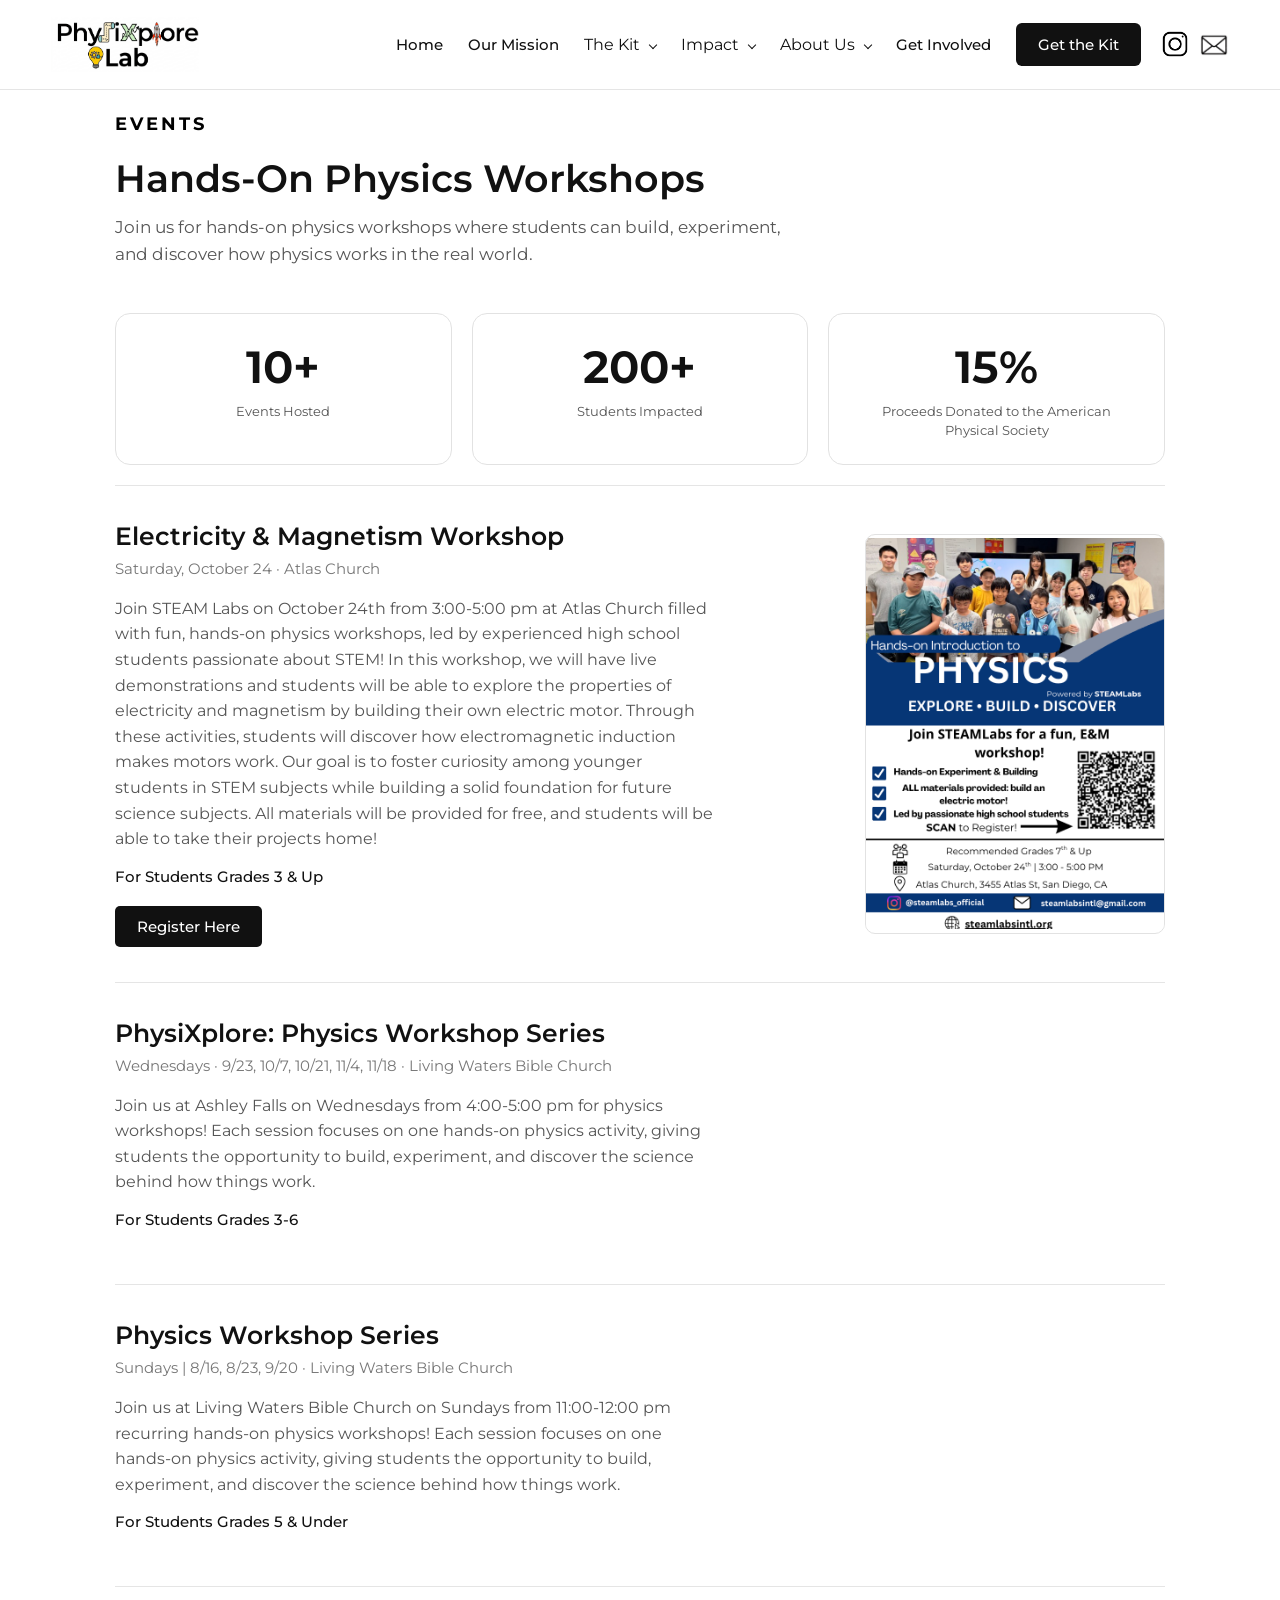
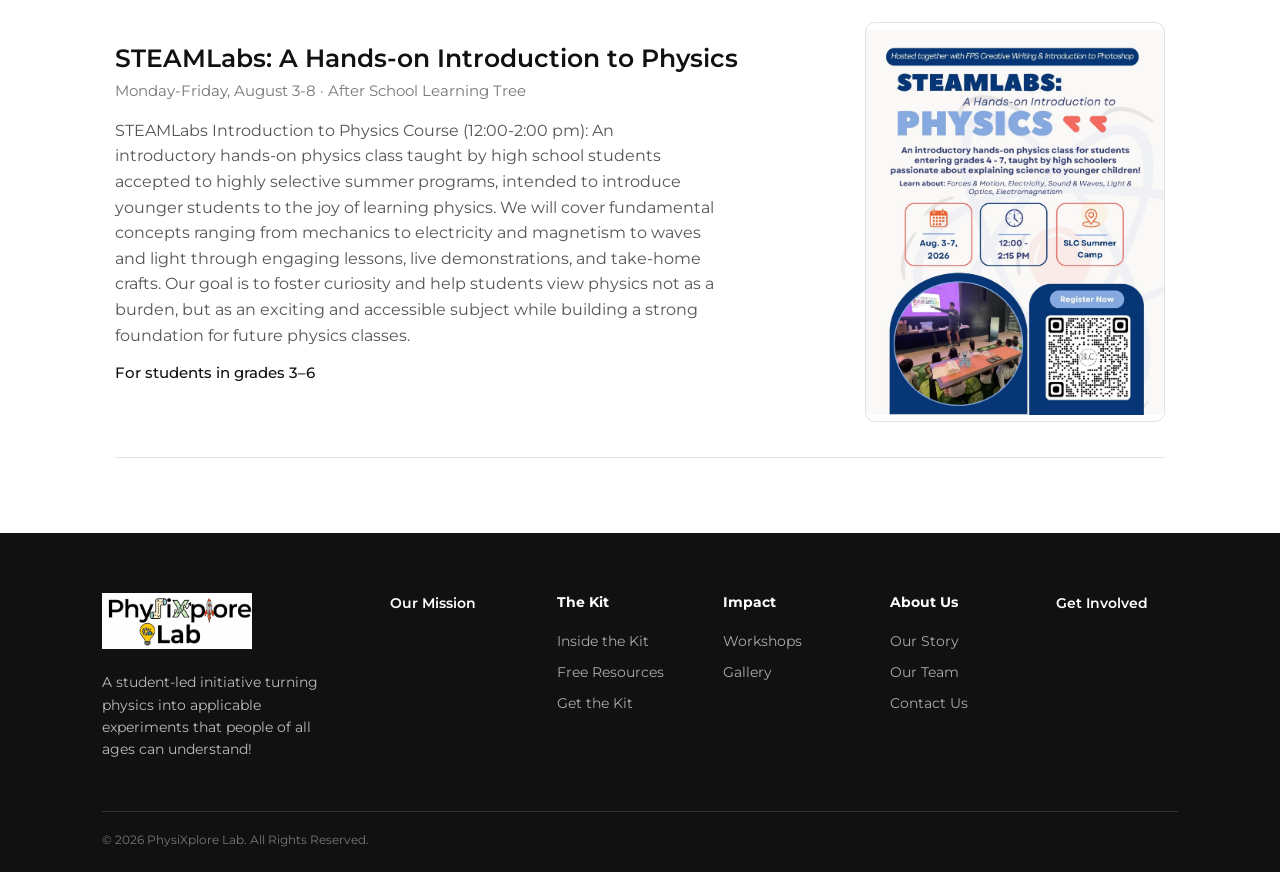
<file: workshops.html>
<!DOCTYPE html>
<html lang="en">

<head>
    <meta charset="UTF-8">
    <meta name="viewport" content="width=device-width, initial-scale=1.0">

    <title>Workshops</title>

    <link rel="stylesheet" href="style.css">
    <link rel="icon" type="image/jpeg" href="images/icon.jpg">
</head>

<body>

    <!-- NAVBAR -->

    <nav class="navbar">

        <a href="index.html#home" class="logo">
            <img src="images/Color High Res.jpg" alt="PhysiXplore Lab">
        </a>

        <div class="nav-links">

            <a href="index.html#home">Home</a>

            <a href="mission.html">Our Mission</a>

            <!-- THE KIT -->

            <div class="nav-dropdown">

                <span class="nav-dropdown-title">
                    The Kit
                    <span class="dropdown-arrow"></span>
                </span>

                <div class="nav-dropdown-menu">
                    <a href="kit.html">Inside the Kit</a>
                    <a href="resources.html">Free Resources</a>
                    <a href="get-kit.html">Get the Kit</a>
                </div>

            </div>


            <!-- IMPACT -->

            <div class="nav-dropdown">

                <span class="nav-dropdown-title">
                    Impact
                    <span class="dropdown-arrow"></span>
                </span>

                <div class="nav-dropdown-menu">
                    <a href="workshops.html">Workshops</a>
                    <a href="gallery.html">Gallery</a>
                </div>

            </div>


            <!-- ABOUT US -->

            <div class="nav-dropdown">

                <span class="nav-dropdown-title">
                    About Us
                    <span class="dropdown-arrow"></span>
                </span>

                <div class="nav-dropdown-menu">
                    <a href="story.html">Our Story</a>
                    <a href="team.html">Our Team</a>
                </div>

            </div>


            <a href="get-involved.html">Get Involved</a>

            <a href="get-kit.html" class="get-kit-button">
                Get the Kit
            </a>

        </div>
        <!-- SOCIAL ICONS -->
    <div class="social-links">

        <a href="https://www.instagram.com/physixplorelab/"
           target="_blank"
           rel="noopener noreferrer"
           aria-label="Instagram">
            <img src="images/ig.png" alt="Instagram">
        </a>

        <a href="mailto:physixplorelab@gmail.com"
           aria-label="Email PhysiXplore Lab">
            <img src="images/email.png" alt="Email">
        </a>

    </div>

    </nav>


    <!-- WORKSHOPS -->

    <section class="workshops-page">

        <div class="workshops-page-content">

            <p class="section-label">EVENTS</p>

            <h1>Hands-On Physics Workshops</h1>

            <p class="workshops-intro">
                Join us for hands-on physics workshops where students can
                build, experiment, and discover how physics works in the real world.
            </p>

            <div class="workshop-stats">

    <div class="workshop-stat">
        <strong>10+</strong>
        <span>Events Hosted</span>
    </div>

    <div class="workshop-stat">
        <strong>200+</strong>
        <span>Students Impacted</span>
    </div>

    <div class="workshop-stat">
        <strong>15%</strong>
        <span>Proceeds Donated to the American Physical Society</span>
    </div>

</div>
            <!-- WORKSHOP 1 -->

            <div class="workshop-card">

                <div class="workshop-info">

                    <h2>Electricity & Magnetism Workshop</h2>

                    <p class="workshop-date">
                        Saturday, October 24 · Atlas Church
                    </p>

                    <p class="workshop-description">
                        Join STEAM Labs on October 24th from 3:00-5:00 pm at Atlas Church filled with fun, hands-on physics workshops, led by experienced high school students passionate about STEM! In this workshop, we will have live demonstrations and students will be able to explore the properties of electricity and magnetism by building their own electric motor. Through these activities, students will discover how electromagnetic induction makes motors work. Our goal is to foster curiosity among younger students in STEM subjects while building a solid foundation for future science subjects. All materials will be provided for free, and students will be able to take their projects home!
                    </p>
                    <p class="workshop-details">
                        For Students Grades 3 & Up
                    </p>
                    <a href="https://docs.google.com/forms/d/e/1FAIpQLSc5TgXX7jn4DirXQjxqobpr0QWjCKk7qx8Vm10l4FIKjg1S7g/viewform?usp=sharing&ouid=104485866323988709290"
   class="workshop-button"
   target="_blank">
    Register Here
</a>

                </div>


                <div class="workshop-poster">

                    <img
                        src="images/atlaschurch.jpg"
                        alt="Physics Exploration Workshop">

                </div>

            </div>
            <!--workshop-->
    <div class="workshop-card">

                <div class="workshop-info">

                    <h2>PhysiXplore: Physics Workshop Series</h2>

                    <p class="workshop-date">
                        Wednesdays · 9/23, 10/7, 10/21, 11/4, 11/18 · Living Waters Bible Church
                    </p>

                    <p class="workshop-description">
                        Join us at Ashley Falls on Wednesdays from 4:00-5:00 pm for physics workshops! Each session focuses on one hands-on physics activity, giving students the opportunity to build, experiment, and discover the science behind how things work.
                    </p>

                    <p class="workshop-details">
                        For Students Grades 3-6
                    </p>


                </div>
                </div>

            <!--workshop-->
    <div class="workshop-card">

                <div class="workshop-info">

                    <h2>Physics Workshop Series</h2>

                    <p class="workshop-date">
                        Sundays | 8/16, 8/23, 9/20 · Living Waters Bible Church
                    </p>

                    <p class="workshop-description">
                        Join us at Living Waters Bible Church on Sundays from 11:00-12:00 pm recurring hands-on physics workshops! Each session focuses on one hands-on physics activity, giving students the opportunity to build, experiment, and discover the science behind how things work.
                    </p>

                    <p class="workshop-details">
                        For Students Grades 5 & Under
                    </p>


                </div>
                </div>
            
            <!-- WORKSHOP 2 -->

            <div class="workshop-card">

                <div class="workshop-info">

                    <h2>STEAMLabs: A Hands-on Introduction to Physics</h2>

                    <p class="workshop-date">
                        Monday-Friday, August 3-8 · After School Learning Tree
                    </p>

                    <p class="workshop-description">
                        STEAMLabs Introduction to Physics Course (12:00-2:00 pm): An introductory hands-on physics class taught by high school students accepted to highly selective summer programs, intended to introduce younger students to the joy of learning physics. We will cover fundamental concepts ranging from mechanics to electricity and magnetism to waves and light through engaging lessons, live demonstrations, and take-home crafts. Our goal is to foster curiosity and help students view physics not as a burden, but as an exciting and accessible subject while building a strong foundation for future physics classes.
                    </p>

                    <p class="workshop-details">
                        For students in grades 3–6
                    </p>


                </div>


                <div class="workshop-poster">

                    <img
                        src="images/slc.jpg"
                        alt="Physics Workshop">

                </div>

            </div>


        </div>

    </section>

<!-- FOOTER -->

<footer class="site-footer">

    <div class="footer-content">

        <!-- BRAND -->
        <div class="footer-brand">

            <a href="index.html#home">
    <img src="images/Color High Res.jpg" alt="PhysiXplore Lab">
</a>

            <p>
                A student-led initiative turning physics into applicable
                experiments that people of all ages can understand!
            </p>

        </div>


        <!-- OUR MISSION -->
        <div class="footer-column footer-action">

    <a href="mission.html">Our Mission</a>

</div>


        <!-- THE KIT -->
        <div class="footer-column">

            <h3>The Kit</h3>

            <a href="kit.html">Inside the Kit</a>
            <a href="resources.html">Free Resources</a>
            <a href="get-kit.html">Get the Kit</a>

        </div>


        <!-- IMPACT -->
        <div class="footer-column">

            <h3>Impact</h3>

            <a href="workshops.html">Workshops</a>
            <a href="gallery.html">Gallery</a>

        </div>


        <!-- ABOUT US -->
        <div class="footer-column">

            <h3>About Us</h3>

            <a href="story.html">Our Story</a>
            <a href="team.html">Our Team</a>
            <a href="get-involved.html">Contact Us</a>

        </div>


        <!-- GET INVOLVED -->
        <div class="footer-column footer-action">

            <a href="get-involved.html">Get Involved</a>

        </div>

    </div>


    <div class="footer-bottom">

        <p>
            © 2026 PhysiXplore Lab. All Rights Reserved.
        </p>

    </div>

</footer>
</body>
</html>
</file>
<file: style.css>
/* =========================================================

1. GLOBAL / RESET
   ========================================================= */

@import url('https://fonts.googleapis.com/css2?family=Montserrat:wght@400;500;600;700;800&display=swap');

* {
  box-sizing: border-box;
  font-family: 'Montserrat', sans-serif;
  }

html,
body {
width: 100%;
max-width: 100%;
margin: 0;
padding: 0;
overflow-x: hidden;
}

.navbar a,
.nav-dropdown-title,
.get-kit-button {
font-family: 'Montserrat', sans-serif;
font-weight: 500;
}

/* =========================================================
2. NAVIGATION
========================================================= */

.navbar {
width: 100%;
height: 90px;
padding: 0 4%;
display: flex;
align-items: center;
background: white;
border-bottom: 1px solid #e5e5e5;
position: fixed;
top: 0;
z-index: 1000;
}

/* Logo */

.logo {
display: flex;
align-items: center;
text-decoration: none;
flex-shrink: 0;
}

.logo img {
height: 55px;
width: auto;
display: block;
}

/* Navigation Links */

.nav-links {
display: flex;
align-items: center;
gap: 25px;
position: relative;
z-index: 10001;
margin-left: auto;

}

.navbar a,
.nav-dropdown-title {
font-family: 'Montserrat', sans-serif;
font-size: 14px;
font-weight: 600;
}

.nav-links a {
position: relative;
z-index: 10002;
color: #111;
text-decoration: none;
font-size: 15px;
font-weight: 500;
cursor: pointer;
transition: opacity 0.2s ease;
}

.nav-links a:hover {
opacity: 0.6;
}

/* Get the Kit */

.get-kit-button {
padding: 12px 22px;
background: #111;
color: white !important;
border-radius: 6px;
}

.get-kit-button:hover {
opacity: 0.8 !important;
}

/* About Us Dropdown */

.nav-dropdown {
position: relative;
}

.nav-dropdown-title {
display: block;
font: inherit;
color: #111;
cursor: default;
}

.nav-dropdown-menu {
position: absolute;
top: 100%;
left: 50%;
transform: translateX(-50%);
margin-top: 0;
min-width: 170px;
padding: 8px 0;
background: white;
border: 1px solid #e5e5e5;
border-radius: 6px;
opacity: 0;
visibility: hidden;
pointer-events: none;
transition:
opacity 0.2s ease,
visibility 0.2s ease;
}

.nav-dropdown-menu a {
display: block;
padding: 10px 18px;
color: #111;
text-decoration: none;
font-size: 14px;
white-space: nowrap;
}

.nav-dropdown-menu a:hover {
background: #f5f5f5;
opacity: 1;
}

.nav-dropdown:hover .nav-dropdown-menu {
opacity: 1;
visibility: visible;
pointer-events: auto;
}

.dropdown-arrow {
display: inline-block;
width: 6px;
height: 6px;
margin-left: 6px;
border-right: 1.5px solid #111;
border-bottom: 1.5px solid #111;
transform: rotate(45deg);
position: relative;
top: -2px;
}

/* =========================================================
3. HOME — HERO
========================================================= */

.hero {
min-height: calc(100vh - 90px);
padding: 100px 8% 80px;
display: flex;
align-items: center;
justify-content: space-between;
gap: 60px;
background-image: url("images/hero.jpg");
background-size: cover;
background-position: center;
background-repeat: no-repeat;
position: relative;
}

/* Dark Overlay */

.hero::before {
content: "";
position: absolute;
inset: 0;
background: rgba(0, 0, 0, 0.5);
}

/* Hero Content */

.hero-content {
max-width: 650px;
position: relative;
z-index: 1;
}

.hero-logo {
width: 300px;
height: auto;
display: block;
margin-bottom: 5px;
}

.hero-label {
margin-bottom: 10px;
font-size: 13px;
font-weight: 700;
letter-spacing: 2px;
color: #d6d3ca;
}

.hero h1 {
margin-top: 0;
margin-bottom: 30px;
font-size: clamp(40px, 5vw, 70px);
line-height: 0.95;
letter-spacing: -5px;
color: #ffffff;
}

.highlight {
color: #f7f6f2;
text-decoration: underline;
text-decoration-thickness: 3px;
text-underline-offset: 8px;
}

.hero-description {
max-width: 560px;
margin-bottom: 35px;
font-size: 20px;
line-height: 1.6;
color: #f7f6f2;
}

/* Hero Button */

.hero-button {
display: inline-block;
padding: 18px 30px;
background: #f7f6f2;
color: #111;
text-decoration: none;
border-radius: 6px;
font-size: 20px;
font-weight: 600;
position: absolute;
right: 75%;
top: 90%;
transform: translateY(-50%);
z-index: 1;
}

.hero-button:hover {
opacity: 0.8;
}

.hero-button span {
margin-left: 10px;
font-size: 20px;
}

/* Physics Visual */

.hero-visual {
width: 420px;
height: 420px;
position: relative;
display: flex;
align-items: center;
justify-content: center;
}

.physics-center {
width: 180px;
height: 180px;
display: flex;
align-items: center;
justify-content: center;
border: 2px solid #111;
border-radius: 50%;
font-size: 18px;
font-weight: 700;
z-index: 2;
}

.physics-orbit {
position: absolute;
border: 1px solid #999;
border-radius: 50%;
}

.orbit-one {
width: 350px;
height: 160px;
transform: rotate(30deg);
}

.orbit-two {
width: 360px;
height: 180px;
transform: rotate(-30deg);
}

/* =========================================================
4. HOME — THE PROBLEM
========================================================= */

.problem {
min-height: 100vh;
padding: 0 8%;
background: white;
}

.problem-content {
max-width: 1400px;
margin: 0 auto;
}

.problem-layout {
display: flex;
align-items: center;
justify-content: center;
gap: 100px;
}

/* Section Label */

.section-label {
margin-bottom: 20px;
font-size: 30px;
font-weight: 700;
letter-spacing: 3px;
}

/* Main Heading */

.problem h2 {
max-width: 500px;
margin: 0;
font-size: clamp(30px, 3vw, 38px);
font-weight: 300;
line-height: 1.2;
letter-spacing: -1.5px;
}

/* Learn More */

.learn-more {
display: block;
width: fit-content;
margin: 5px auto 0;
padding: 2px 6px;
color: #111;
text-decoration: none;
font-size: 15px;
font-weight: 600;
}

.learn-more span {
margin-left: 8px;
font-size: 15px;
}

.learn-more:hover {
background: #555;
color: white;
}

/* Statistic Box */

.stat-box {
width: 650px;
height: 650px;
flex-shrink: 0;
display: flex;
flex-direction: column;
align-items: center;
justify-content: center;
text-align: center;
gap: 20px;
background: #F7F4EA;
color: #111;
border: 2px solid #E5E0D4;
border-radius: 50%;
}

.stat-number {
display: flex;
flex-direction: column;
align-items: center;
text-align: center;
}

.stat-number span {
margin-bottom: 5px;
font-size: 24px;
font-weight: 400;
line-height: 1.4;
}

.stat-number strong {
font-size: clamp(80px, 10vw, 130px);
font-weight: 700;
line-height: 0.9;
letter-spacing: -6px;
}

.stat-text {
max-width: 750px;
font-size: 24px;
line-height: 1.4;
}

/* Solution */

.solution-text {
margin-top: 60px;
font-size: 30px !important;
line-height: 1.4 !important;
}

/* Problem Explanation */

.problem-text {
max-width: 800px;
margin-left: auto;
}

.problem-text p {
margin-bottom: 25px;
font-size: 19px;
line-height: 1.7;
color: #555;
}

.problem-text strong {
color: #111;
}

/* =========================================================
5. HOME — STORY
========================================================= */

.story {
min-height: 100vh;
padding: 10px 8%;
background: white;
}

.story-content {
max-width: 1400px;
margin: 0 auto;
}

.story-heading {
margin-bottom: 60px;
}

.story h2 {
margin: 0 0 10px;
font-size: clamp(32px, 3vw, 48px);
font-weight: 400;
line-height: 1.1;
letter-spacing: -2px;
}

.story h2 span {
color: #82C34F;
}

.story .section-label {
font-size: 22px;
}

.story-heading p {
margin: 15px 0 0;
font-size: clamp(25px, 3vw, 40px);
font-weight: 300;
line-height: 1.1;
letter-spacing: -1.5px;
}

.story-layout {
display: grid;
grid-template-columns: 1fr 0.8fr;
gap: 100px;
align-items: center;
}

.story-text {
max-width: 750px;
}

.story-text p {
margin: 0 0 20px;
font-size: 15px;
line-height: 1.6;
color: #555;
}

.story-image {
width: 100%;
}

.story-image .stat-box {
width: 100%;
max-width: 350px;
aspect-ratio: 1 / 1;
height: auto;
margin: 0 auto;
padding: 50px;
}

.story-image .stat-number strong {
font-size: 60px;
}

.story-image .stat-text {
max-width: 420px;
font-size: 14px;
}

.story-image img {
width: 100%;
height: auto;
display: block;
border: 2px solid #111;
}

.story-link {
display: inline-block;
margin-top: 15px;
color: #111;
font-size: 17px;
font-weight: 600;
text-decoration: underline;
}

.story-visual {
width: 100%;
aspect-ratio: 1 / 1;
display: flex;
align-items: center;
justify-content: center;
background: #f3f3f0;
border: 1px solid #dcdcd8;
}

.story-x {
font-size: 250px;
font-weight: 700;
line-height: 1;
letter-spacing: -20px;
}

/* Story Stats */

.story-stats {
display: grid;
grid-template-columns: repeat(3, 1fr);
gap: 15px;
margin-top: 20px;
}

.story-stat {
min-height: 110px;
padding: 25px;
display: flex;
flex-direction: column;
align-items: center;
justify-content: center;
text-align: center;
background: #F7F4EA;
border: 2px solid #E5E0D4;
box-sizing: border-box;
}

.story-stat strong {
display: block;
margin-bottom: 6px;
font-size: 32px;
font-weight: 700;
line-height: 1;
}

.story-stat span {
display: block;
font-size: 14px;
font-weight: 600;
line-height: 1.3;
}

.story-stat small {
display: block;
margin-top: 5px;
font-size: 11px;
line-height: 1.3;
color: #666;
}

/* Story Links */

.full-story-link {
display: inline-block;
margin-top: 15px;
color: #111;
font-size: 16px;
font-weight: 600;
text-decoration: underline;
}

.full-story-link span {
margin-left: 5px;
font-size: 18px;
}

.events-link {
display: block;
width: fit-content;
margin: 18px auto 0;
padding: 10px 18px;
color: #111;
font-size: 16px;
font-weight: 600;
text-decoration: none;
border: 2px solid #111;
border-radius: 4px;
}

.events-link:hover {
background: #111;
color: white;
}

.simulations-link,
.experience-link,
.activities-link {
color: #111;
text-decoration: none;
font-size: 22px;
font-weight: 700;
line-height: 1.15;
}

.simulations-link:hover,
.experience-link:hover,
.activities-link:hover {
text-decoration: underline;
}

.simistry-link {
color: inherit;
text-decoration: none;
}

.simistry-link:hover {
text-decoration: underline;
}

/* =========================================================
6. HOME — MISSION / PROBLEM
========================================================= */

.mission-problem {
min-height: 100vh;
padding: 70px 8%;
background: #f7f7f4;
}

.mission-problem-content {
max-width: 1400px;
margin: 0 auto;
}

.mission-problem h2 {
margin: 0 0 45px;
font-size: clamp(35px, 4vw, 55px);
font-weight: 600;
line-height: 1;
letter-spacing: -2.5px;
}

.mission-problem h2 span {
color: #82C34F;
font-weight: 700;
}

.mission-problem .section-label {
font-size: clamp(26px, 2.5vw, 40px);
font-weight: 400;
letter-spacing: -2.5px;
}

.mission-stat-large {
min-height: 240px;
padding: 40px;
display: flex;
flex-direction: column;
align-items: center;
justify-content: center;
text-align: center;
background: white;
border: 1px solid #dcdcd8;
}

.mission-stat-large strong {
font-size: clamp(60px, 7vw, 95px);
font-weight: 700;
line-height: 1;
letter-spacing: -4px;
}

.mission-stat-large p {
max-width: 450px;
margin: 12px 0 0;
font-size: 20px;
line-height: 1.3;
}

.mission-stat-row {
display: grid;
grid-template-columns: repeat(3, 1fr);
gap: 15px;
margin-top: 15px;
}

.mission-stat {
min-height: 160px;
padding: 25px;
display: flex;
flex-direction: column;
align-items: center;
justify-content: center;
text-align: center;
background: white;
border: 1px solid #dcdcd8;
}

.mission-stat strong {
font-size: 23px;
font-weight: 700;
line-height: 1.1;
}

.mission-stat p {
max-width: 230px;
margin: 8px 0 0;
font-size: 14px;
line-height: 1.4;
color: #555;
}

/* =========================================================
7. HOME — MISSION HERO
========================================================= */

.mission-hero {
min-height: 100vh;
padding: 60px 8%;
background: white;
}

.mission-hero-content {
max-width: 1400px;
margin: 0 auto;
}

.mission-hero h2 {
max-width: 800px;
margin: 0 0 35px;
font-size: clamp(30px, 3vw, 48px);
font-weight: 300;
line-height: 1.05;
letter-spacing: -2px;
}

.mission-hero .section-label {
font-size: 20px;
}

.mission-layout {
display: grid;
grid-template-columns: 1fr 0.8fr;
gap: 80px;
align-items: center;
}

.mission-text-content,
.mission-text {
max-width: 750px;
}

.mission-text p {
margin: 0 0 20px;
font-size: 16px;
line-height: 1.6;
color: #555;
}

.mission-text strong {
color: #111;
}

.mission-image {
width: 100%;
}

.mission-image img {
width: 100%;
height: auto;
display: block;
}

/* =========================================================
8. HOME — IMPACT
========================================================= */

.impact {
min-height: 60vh;
padding: 100px 8%;
background: #f7f7f4;
display: flex;
align-items: center;
}

.impact-content {
max-width: 1400px;
width: 100%;
margin: 0 auto;
}

.impact .section-label {
margin-bottom: 20px;
font-size: 20px;
font-weight: 400;
letter-spacing: -0.5px;
}

.impact h2 {
max-width: none;
margin: 0 0 25px;
font-size: clamp(35px, 4vw, 55px);
font-weight: 400;
line-height: 1.05;
letter-spacing: -2.5px;
white-space: nowrap;
}

.impact p:not(.section-label) {
max-width: 650px;
margin: 0 0 35px;
font-size: 18px;
line-height: 1.5;
color: #555;
}

.impact-buttons {
display: flex;
align-items: center;
gap: 30px;
}

.impact-button {
padding: 14px 24px;
background: #111;
color: white;
text-decoration: none;
font-size: 15px;
font-weight: 600;
border-radius: 6px;
}

.impact-link {
color: #111;
font-size: 15px;
font-weight: 600;
text-decoration: underline;
}

.mission-impact {
margin-top: 0;
padding: 20px 35px;
display: flex;
flex-direction: column;
align-items: center;
text-align: center;
background: #F7F4EA;
border: 2px solid #E5E0D4;
border-radius: 18px;
}

.mission-impact .section-label {
margin-bottom: 8px;
font-size: clamp(20px, 3vw, 30px);
font-weight: 600;
line-height: 1.05;
letter-spacing: -2px;
}

/* =========================================================
9. HOME — THE KIT
========================================================= */

.kit {
min-height: 100vh;
padding: 70px 8%;
background: #f7f7f4;
}

.kit-content {
max-width: 1400px;
margin: 0 auto;
}

.kit .kit-top {
display: grid;
grid-template-columns: minmax(0, 1fr) minmax(300px, 420px);
gap: 60px;
align-items: center;
width: 100%;
}

.kit .kit-info {
min-width: 0;
position: relative;
z-index: 2;
}

.kit .kit-info .section-label {
margin-bottom: 20px;
}

.kit .kit-info h2 {
margin: 0 0 25px;
font-size: clamp(32px, 4vw, 55px);
line-height: 1.05;
font-weight: 400;
letter-spacing: -2px;
}

.kit .section-label {
font-size: 22px;
}

.kit .kit-description {
max-width: 700px;
margin: 0;
font-size: 15px;
line-height: 1.6;
color: #555;
}

.kit .kit-main-image {
width: 100%;
min-width: 0;
display: flex;
justify-content: center;
align-items: center;
position: relative;
z-index: 1;
}

.kit .kit-main-image img {
display: block;
width: auto;
max-width: 100%;
height: auto;
border: 2px solid #111;
box-sizing: border-box;
}

.kit .kit-features {
grid-column: 1 / -1;
display: grid;
grid-template-columns: repeat(4, minmax(0, 1fr));
gap: 18px;
width: 100%;
margin: 10px 0 28px;
}

.kit-feature {
min-width: 0;
min-height: 135px;
padding: 24px 18px;
display: flex;
flex-direction: column;
align-items: center;
justify-content: center;
text-align: center;
background: white;
border: 1px solid #dcdcd8;
}

.kit-feature strong,
.kit-feature a {
max-width: 100%;
}

.kit-feature strong {
display: block;
margin: 0;
font-size: 22px;
font-weight: 700;
line-height: 1.2;
color: #111;
}

.kit-feature p {
max-width: 210px;
margin: 10px 0 0;
font-size: 13px;
line-height: 1.35;
color: #555;
}

.kit-feature small {
margin-top: 10px;
font-size: 14px;
font-weight: 400;
line-height: 1.4;
white-space: normal;
}

.kit-feature small img {
width: 45px;
height: auto;
margin-left: 4px;
vertical-align: middle;
}

/* KIT BUTTONS */

.kit .kit-buttons {
grid-column: 1 / -1;
display: flex;
flex-direction: column;
align-items: center;
width: 100%;
margin-top: 10px;
}

.kit .kit-main-buttons {
display: flex;
justify-content: center;
align-items: center;
gap: 20px;
}

.kit-button {
display: inline-flex;
align-items: center;
justify-content: center;
padding: 11px 18px;
background: #fff;
border: 1.5px solid #111;
border-radius: 3px;
color: #111;
text-decoration: none;
font-size: 14px;
font-weight: 600;
transition: background 0.2s ease, color 0.2s ease;
}

.kit-button:hover {
background: #111;
color: #fff;
}

.kit-buttons p {
margin: 12px 0 8px;
font-size: 13px;
color: #111;
}

.kit-buttons p strong {
font-size: 16px;
}

.download-link {
color: #555;
font-size: 13px;
text-decoration: underline;
}

.download-link:hover {
color: #111;
}

/* =========================================================
10. ABOUT PAGE
========================================================= */

.about-content {
max-width: 1400px;
margin: 0 auto;
}

.about-story {
min-height: 100vh;
padding: 150px 8% 100px;
background: white;
}

.about-story .section-label {
margin-bottom: 20px;
font-size: 20px;
font-weight: 400;
letter-spacing: -0.5px;
}

.about-story h1 {
max-width: 900px;
margin: 0 0 70px;
font-size: clamp(40px, 5vw, 70px);
font-weight: 300;
line-height: 1;
letter-spacing: -3px;
}

.about-story-layout {
display: grid;
grid-template-columns: 1fr 0.8fr;
gap: 100px;
align-items: center;
}

.about-story-text {
max-width: 700px;
}

.about-story-text p {
margin: 0 0 25px;
font-size: 18px;
line-height: 1.6;
color: #555;
}

.about-story-image {
width: 100%;
}

.about-story-image img {
width: 100%;
height: auto;
display: block;
}

/* Meet Our Team */

.about-team {
min-height: 100vh;
padding: 100px 8%;
background: #f7f7f4;
}

.about-team .section-label {
margin-bottom: 20px;
font-size: 20px;
font-weight: 400;
letter-spacing: -0.5px;
}

.about-team h2 {
margin: 0 0 60px;
font-size: clamp(35px, 4vw, 55px);
font-weight: 300;
line-height: 1.05;
letter-spacing: -2.5px;
}

.team-grid {
display: grid;
grid-template-columns: repeat(3, 1fr);
gap: 30px;
}

.team-member {
padding-bottom: 30px;
background: white;
border: 1px solid #dcdcd8;
}

.team-image {
width: 100%;
aspect-ratio: 1 / 1;
overflow: hidden;
}

.team-image img {
width: 100%;
height: 100%;
object-fit: cover;
display: block;
}

.team-member h3 {
margin: 25px 25px 5px;
font-size: 22px;
font-weight: 700;
}

.team-role {
margin: 0 25px 15px;
font-size: 14px;
font-weight: 600;
color: #82C34F;
}

.team-bio {
margin: 0 25px;
font-size: 14px;
line-height: 1.5;
color: #555;
}

.team-page p.section-label {
font-size: 22px;
font-weight: 700;
letter-spacing: 3px;
}

/* =========================================================
11. STORY PAGE
========================================================= */

.story-page {
min-height: 100vh;
padding: 60px 8%;
background: white;
}

.story-page-content {
max-width: 1400px;
margin: 0 auto;
display: grid;
grid-template-columns: 1fr 0.8fr;
gap: 80px;
align-items: center;
}

.story-text-content {
min-width: 0;
}

.story-image {
width: 100%;
}

.story-image img {
width: 100%;
height: 500px;
object-fit: cover;
display: block;
border-radius: 12px;
}

.story-page .section-label {
margin-bottom: 20px;
font-size: 20px;
}

.story-text strong {
color: #111;
}

.story-buttons {
display: flex;
gap: 15px;
margin-top: 30px;
}

.story-button {
display: inline-block;
padding: 12px 24px;
text-decoration: none;
font-size: 15px;
font-weight: 500;
border-radius: 4px;
transition: 0.2s ease;
}

.story-button.primary {
background: #111;
color: white;
}

.story-button.primary:hover {
background: white;
}

.story-button.secondary {
border: 1px solid #111;
color: #111;
background: white;
}

.story-button.secondary:hover {
background: #f5f5f5;
}

/* =========================================================
12. TEAM PAGE
========================================================= */

.team-page {
padding: 100px 8%;
}

.team-page-content {
max-width: 1100px;
margin: 0 auto;
}

.team-page .team-grid {
display: flex;
gap: 40px;
margin-top: 35px;
}

.team-card {
width: 200px;
}

.team-card img {
width: 200px;
height: 220px;
object-fit: cover;
display: block;
border-radius: 30px;
}

.team-info {
padding-top: 15px;
text-align: center;
}

.team-info h3 {
margin: 0 0 5px;
font-size: 20px;
font-weight: 600;
color: #111;
}

.team-info p {
margin: 0;
font-size: 15px;
color: #888;
}

.team-cta {
width: 70%;
margin: 100px auto 0;
padding: 55px 30px;
text-align: center;
background: #F7F4EA;
border: 2px solid #E5E0D4;
border-radius: 25px;
}

.team-cta h2 {
margin: 0 0 25px;
font-size: 28px;
font-weight: 600;
color: #111;
}

.team-cta-buttons {
display: flex;
justify-content: center;
gap: 15px;
}

.team-cta-button {
display: inline-block;
padding: 14px 28px;
text-decoration: none;
border-radius: 6px;
font-size: 16px;
font-weight: 500;
transition: 0.2s ease;
}

.team-cta-button.primary {
background: #111;
color: white;
}

.team-cta-button.secondary {
background: white;
color: #111;
border: 1px solid #111;
}

.team-cta-button:hover {
opacity: 0.8;
}

/* =========================================================
13. ACTIVITIES
========================================================= */

.activity-grid {
display: grid;
grid-template-columns: repeat(5, 1fr);
gap: 18px;
}

.activity-card {
padding: 15px;
border: 1px solid #e2e2e2;
border-radius: 18px;
background: white;
}

.activity-card h2 {
margin: 0 0 15px;
font-size: 20px;
line-height: 1.3;
font-weight: 600;
color: #111;
}

.activity-card p {
margin: 0;
font-size: 12px;
line-height: 1.6;
color: #555;
}

.activity-card img {
width: 100%;
height: 180px;
object-fit: contain;
display: block;
margin: 0 0 20px;
border-radius: 14px;
}

/* =========================================================
14. GET THE KIT PAGE
========================================================= */

.get-kit-page {
padding: 100px 8%;
}

.get-kit-page-content {
max-width: 1100px;
margin: 0 auto;
}

.get-kit-page .section-label {
font-size: 22px;
font-weight: 700;
letter-spacing: 3px;
}

.get-kit-page h1 {
margin: 15px 0;
font-size: 38px;
font-weight: 600;
color: #111;
}

.get-kit-intro {
max-width: 650px;
margin: 0;
font-size: 17px;
line-height: 1.6;
color: #555;
}

.get-kit-layout {
display: grid;
grid-template-columns: 1fr 1fr;
gap: 70px;
align-items: center;
margin-top: 60px;
}

.get-kit-info h2 {
margin: 0 0 20px;
font-size: 20px;
font-weight: 600;
color: #111;
}

.get-kit-info ul {
margin: 0;
padding: 0;
list-style: none;
}

.get-kit-info .kit-price {
margin-top: 0;
}

.get-kit-info li {
margin-bottom: 12px;
font-size: 16px;
line-height: 1.5;
color: #555;
}

.get-kit-info li::before {
content: "✓";
margin-right: 10px;
color: #82C34F;
font-weight: 600;
}

.kit-price {
margin: 5px 0 25px;
display: flex;
align-items: baseline;
gap: 8px;
}

.kit-price strong {
font-size: 58px;
font-weight: 700;
color: #4fcf6b;
letter-spacing: -2.5px;
line-height: 1;
}

.kit-price span {
font-size: 17px;
font-weight: 500;
color: #777;
}

.get-kit-main-button {
display: inline-block;
padding: 13px 25px;
background: #111;
color: white;
text-decoration: none;
border-radius: 5px;
font-size: 16px;
font-weight: 500;
transition: 0.2s ease;
}

.get-kit-main-button:hover {
background: #70ad43;
}

/* Kit Image */

.get-kit-image {
position: relative;
width: 100%;
}

.get-kit-image img {
width: 100%;
height: 450px;
object-fit: contain;
display: block;
border: 1px solid #e2e2e2;
border-radius: 18px;
}

/* Kit Image Arrows */

.kit-image-arrow {
position: absolute;
top: 50%;
transform: translateY(-50%);
width: 40px;
height: 40px;
border: none;
border-radius: 50%;
background: white;
color: #111;
font-size: 20px;
cursor: pointer;
z-index: 2;
box-shadow: 0 2px 8px rgba(0, 0, 0, 0.12);
transition: 0.2s ease;
}

.kit-image-arrow:hover {
background: #f5f5f5;
}

.kit-image-arrow.left {
left: 15px;
}

.kit-image-arrow.right {
right: 15px;
}

/* Kit Thumbnails */

.kit-image-thumbnails {
display: flex;
justify-content: center;
gap: 10px;
margin-top: 12px;
}

.kit-thumbnail {
width: 65px !important;
height: 65px !important;
object-fit: cover !important;
border: 1px solid #ddd !important;
border-radius: 8px !important;
cursor: pointer;
opacity: 0.6;
transition: 0.2s ease;
}

.kit-thumbnail:hover {
opacity: 1;
}

.kit-thumbnail.active {
opacity: 1;
border: 2px solid #82C34F !important;
}

/* Credit */

.kit-credit {
margin-top: 90px;
text-align: center;
}

.kit-credit p {
margin: 0 0 5px;
font-size: 14px;
color: #888;
}

.kit-credit strong {
font-size: 16px;
font-weight: 600;
color: #111;
}

/* =========================================================
15. WORKSHOPS
========================================================= */

.workshops-page {
padding: 95px 8% 75px;
}

.workshops-page-content {
max-width: 1050px;
margin: 0 auto;
}

.workshops-page .section-label {
font-size: 18px;
}

.workshops-page h1 {
margin: 15px 0 12px;
font-size: 38px;
font-weight: 600;
color: #111;
}

.workshops-intro {
max-width: 700px;
margin: 0 0 35px;
font-size: 17px;
line-height: 1.6;
color: #555;
}

/* Workshop Card */

.workshop-card {
display: grid;
grid-template-columns: 1fr 300px;
gap: 55px;
align-items: center;
padding: 35px 0;
border-top: 1px solid #e5e5e5;
}

.workshop-card:last-child {
border-bottom: 1px solid #e5e5e5;
}

.workshop-info h2 {
margin: 0 0 8px;
font-size: 25px;
font-weight: 600;
color: #111;
}

.workshop-date {
margin: 0 0 18px;
font-size: 15px;
color: #777;
}

.workshop-description {
max-width: 600px;
margin: 0 0 15px;
font-size: 16px;
line-height: 1.6;
color: #555;
}

.workshop-details {
margin: 0 0 20px;
font-size: 15px;
font-weight: 500;
color: #111;
}

.workshop-button {
display: inline-block;
padding: 11px 22px;
background: #111;
color: white;
text-decoration: none;
border-radius: 5px;
font-size: 15px;
font-weight: 500;
transition: 0.2s ease;
}

.workshop-button:hover {
background: #70ad43;
}

/* Workshop Poster */

.workshop-poster {
width: 300px;
height: 400px;
}

.workshop-poster img {
width: 100%;
height: 100%;
object-fit: contain;
display: block;
border: 1px solid #e2e2e2;
border-radius: 10px;
}

/* Workshop Stats */

.workshop-stats {
display: grid;
grid-template-columns: repeat(3, 1fr);
gap: 20px;
margin: 45px 0 20px;
}

.workshop-stat {
padding: 25px;
border: 1px solid #e2e2e2;
border-radius: 15px;
text-align: center;
background: white;
}

.workshop-stat strong {
display: block;
margin-bottom: 8px;
font-size: 45px;
font-weight: 650;
color: #111;
}

.workshop-stat span {
display: block;
font-size: 13px;
line-height: 1.4;
color: #555;
}

/* =========================================================
16. GALLERY
========================================================= */

.gallery-page {
padding: 95px 8% 80px;
}

.gallery-page-content {
max-width: 1100px;
margin: 0 auto;
}

.gallery-page .section-label {
font-size: 12px;
}

.gallery-page h1 {
margin: 10px 0 12px;
font-size: 22px;
font-weight: 600;
color: #111;
}

.gallery-intro {
font-size: 30px;
font-weight: 500;
letter-spacing: 0;
line-height: 1.4;
color: #555;
margin: 1px;
}

/* Gallery Grid */

.gallery-grid {
display: grid;
grid-template-columns: repeat(4, 1fr);
gap: 25px;
}

.gallery-album {
cursor: pointer;
}

.gallery-cover {
width: 100%;
aspect-ratio: 4 / 3;
overflow: hidden;
border: 1px solid #e2e2e2;
border-radius: 12px;
}

.gallery-cover img {
width: 100%;
height: 100%;
object-fit: cover;
display: block;
transition: 0.2s ease;
}

.gallery-album:hover .gallery-cover img {
transform: scale(1.03);
}

.gallery-album-info {
padding-top: 15px;
}

.gallery-album-info h2 {
margin: 0 0 6px;
font-size: 19px;
font-weight: 600;
color: #111;
}

.gallery-album-info p {
margin: 0;
font-size: 14px;
color: #777;
}

/* Gallery Viewer */

.gallery-viewer {
position: fixed;
inset: 0;
display: none;
padding: 60px 6%;
background: rgba(0, 0, 0, 0.92);
z-index: 1000;
}

.gallery-viewer.active {
display: flex;
align-items: center;
justify-content: center;
}

.gallery-viewer-content {
width: 100%;
max-width: 1100px;
}

.gallery-viewer-content h2 {
margin: 0 0 20px;
color: white;
font-size: 22px;
font-weight: 500;
}

.gallery-photo-scroll {
display: flex;
gap: 20px;
overflow-x: auto;
padding-bottom: 15px;
scroll-behavior: smooth;
scrollbar-width: thin;
}

.gallery-photo-scroll img {
flex: 0 0 auto;
width: 700px;
height: 500px;
object-fit: contain;
border-radius: 10px;
background: #111;
}

#gallery-photo-count {
margin: 15px 0 0;
color: #aaa;
font-size: 14px;
}

/* Gallery Close */

.gallery-close {
position: absolute;
top: 20px;
right: 30px;
border: none;
background: none;
color: white;
font-size: 40px;
font-weight: 300;
cursor: pointer;
z-index: 2;
}

/* Gallery Arrows */

.gallery-arrow {
position: absolute;
width: 42px;
height: 42px;
border: none;
border-radius: 50%;
background: white;
color: #111;
font-size: 20px;
cursor: pointer;
}

.gallery-arrow.left {
left: 30px;
}

.gallery-arrow.right {
right: 30px;
}

/* Gallery Caption */

.gallery-caption {
position: absolute;
bottom: 25px;
left: 0;
right: 0;
display: flex;
flex-direction: column;
align-items: center;
gap: 5px;
color: white;
}

.gallery-caption strong {
font-size: 16px;
font-weight: 500;
}

.gallery-caption span {
font-size: 14px;
color: #bbb;
}

/* Gallery Photo Viewer */

.gallery-photo-viewer {
position: relative;
width: 100%;
height: 550px;
display: flex;
align-items: center;
justify-content: center;
}

.gallery-photo-viewer img {
width: 100%;
height: 550px;
object-fit: contain;
border-radius: 10px;
background: #111;
}

/* Gallery Photo Arrows */

.gallery-photo-arrow {
position: absolute;
top: 50%;
transform: translateY(-50%);
width: 40px;
height: 40px;
border: none;
border-radius: 50%;
background: white;
color: #111;
font-size: 20px;
cursor: pointer;
z-index: 2;
box-shadow: 0 2px 8px rgba(0, 0, 0, 0.25);
transition: 0.2s ease;
}

.gallery-photo-arrow:hover {
background: #f5f5f5;
}

.gallery-photo-arrow.left {
left: 15px;
}

.gallery-photo-arrow.right {
right: 15px;
}

/* =========================================================
17. GET INVOLVED
========================================================= */

.involved-page {
padding: 95px 8% 80px;
}

.involved-page-content {
max-width: 1100px;
margin: 0 auto;
}

.involved-page h1 {
margin: 15px 0 12px;
font-size: 38px;
font-weight: 600;
color: #111;
}

.involved-intro {
max-width: 700px;
margin: 0 0 45px;
font-size: 17px;
line-height: 1.6;
color: #555;
}

.involved-grid {
display: grid;
grid-template-columns: repeat(3, 1fr);
gap: 25px;
}

.involved-card {
padding: 30px;
border: 1px solid #e2e2e2;
border-radius: 15px;
background: white;
}

.involved-card h2 {
margin: 0 0 12px;
font-size: 22px;
font-weight: 600;
color: #111;
}

.involved-card p {
margin: 0 0 25px;
font-size: 15px;
line-height: 1.6;
color: #555;
}

.involved-button {
display: inline-block;
padding: 11px 20px;
background: #111;
color: white;
text-decoration: none;
border-radius: 5px;
font-size: 14px;
font-weight: 500;
transition: 0.2s ease;
}

.involved-button:hover {
background: #777;
}

.involved-page p.section-label {
font-size: 22px;
font-weight: 700;
letter-spacing: 3px;
}

.free-kit-link {
color: #777;
}

.free-kit-link:hover {
color: #111;
}

.free-kit-callout {
background: #EAF6FA;
border: 2px solid #CFE8F3;
border-radius: 16px;
padding: 15px 30px;
margin-top: 35px;
}

/* =========================================================
18. INSIDE THE KIT PAGE
========================================================= */

.kit-page {
background: #f7f7f4;
padding: 100px 6% 80px;
}

.kit-page-content {
width: 100%;
max-width: 1250px;
margin: 0 auto;
}

/* Kit Hero */

.kit-hero {
display: grid;
grid-template-columns:
minmax(0, 1fr)
minmax(320px, 500px);
gap: 60px;
align-items: center;
width: 100%;
}

.kit-hero-text {
min-width: 0;
}

.kit-hero-text .section-label {
margin: 0 0 14px;
font-size: 22px;
font-weight: 700;
letter-spacing: 3px;
color: #111;
}

.kit-hero-text h1 {
max-width: 720px;
margin: 0 0 18px;
font-size: clamp(38px, 4vw, 58px);
font-weight: 400;
line-height: 1.08;
letter-spacing: -2px;
color: #111;
}

.kit-hero-text h1 strong {
font-weight: 700;
}

.kit-hero-description {
max-width: 700px;
margin: 0;
font-size: 17px;
line-height: 1.55;
color: #555;
}

.kit-page .section-label {
font-size: 22px;
margin-bottom: 10px;
}

/* Kit Hero Image */

.kit-hero-image {
width: 100%;
min-width: 0;
display: flex;
justify-content: center;
align-items: center;
}

.kit-hero-image img {
display: block;
width: 100%;
max-width: 500px;
height: auto;
border: 2px solid #111;
box-sizing: border-box;
object-fit: contain;
}

/* Kit Page Features */

.kit-page .kit-features {
display: grid;
grid-template-columns: repeat(4, minmax(0, 1fr));
gap: 18px;
width: 100%;
margin: 55px 0 28px;
}

/* Kit Page Buttons */

.kit-page .kit-buttons {
display: flex;
justify-content: center;
align-items: center;
gap: 12px;
width: 100%;
margin-top: 10px;
}

/* Activity Section */

.kit-section {
margin-top: 80px;
}

.kit-section-title {
margin: 0 0 20px;
font-size: 28px;
font-weight: 600;
color: #111;
}

/* Resource Sections */

.kit-resource {
display: grid;
grid-template-columns:
minmax(0, 1fr)
minmax(300px, 500px);
gap: 60px;
align-items: center;
margin-top: 90px;
}

.kit-resource-text {
min-width: 0;
}

.kit-resource-text .section-label {
margin: 0 0 20px;
font-size: 22px;
font-weight: 700;
letter-spacing: 2px;
color: #111;
}

.kit-resource-text ul {
margin: 0 0 25px;
padding-left: 22px;
}

.kit-resource-text li {
margin-bottom: 10px;
font-size: 16px;
line-height: 1.5;
color: #555;
}

.kit-resource-image {
width: 100%;
display: flex;
justify-content: center;
}

.kit-resource-image img {
display: block;
width: 100%;
max-width: 450px;
height: auto;
border: 2px solid #111;
box-sizing: border-box;
}

.pdf-download {
display: inline-block;
padding: 11px 18px;
background: #111;
color: #fff;
text-decoration: none;
border-radius: 3px;
font-size: 14px;
font-weight: 600;
}

.pdf-download:hover {
background: #333;
}

.guide-label {
margin: -20px 0 30px;
font-size: 18px;
font-weight: 600;
font-family: Arial, sans-serif;
letter-spacing: 1px;
}

.kit-page .kit-section {
margin-top: 0 !important;
padding-top: 0 !important;
}

.kit-page .section-label {
margin-bottom: 10px !important;
}

.kit-page .kit-section-title {
margin-top: 0 !important;
}

/* =========================================================
INSTRUCTION GUIDES
========================================================= */

.guide-grid {
display: grid;
grid-template-columns: repeat(4, 1fr);
gap: 20px;
margin-bottom: 35px;
}

.guide-card {
padding: 20px;
border: 1px solid #e2e2e2;
border-radius: 18px;
background: white;
display: flex;
flex-direction: column;
}

.guide-card h2 {
margin: 0 0 15px;
font-size: 22px;
line-height: 1.3;
font-weight: 600;
color: #111;
}

.guide-card p {
font-size: 15px;
line-height: 1.5;
color: #555;
}

.guide-card img {
width: 100%;
height: 220px;
object-fit: contain;
display: block;
margin: 0 0 20px;
border-radius: 14px;
}

.guide-card ul {
margin: 0 0 20px;
padding-left: 20px;
}

.guide-card li {
margin-bottom: 8px;
font-size: 15px;
line-height: 1.5;
color: #555;
}

.guide-card .pdf-download,
.guide-card .kit-button {
margin-top: auto;
align-self: center;
}

/* OTHER FREE RESOURCES */

.free-resources-box {
padding: 25px;
border: 1px solid #e2e2e2;
border-radius: 18px;
background: white;
margin-bottom: 40px;
}

.free-resources-box .kit-section-title {
margin-top: 0;
}

.free-resources-box ul {
margin: 0 0 20px;
padding-left: 20px;
}

.free-resources-box li {
margin-bottom: 8px;
font-size: 15px;
line-height: 1.5;
color: #555;
}

/* =========================================================
GET THE KIT
========================================================= */

.kit-cta {
margin-top: 40px;
padding: 35px;
text-align: center;
border: 1px solid #e2e2e2;
border-radius: 18px;
background: white;
}

.kit-cta h2 {
margin: 0 0 25px;
font-size: 28px;
font-weight: 600;
}

.kit-cta-buttons {
display: flex;
justify-content: center;
align-items: center;
gap: 15px;
}

.kit-cta-buttons .kit-button {
white-space: nowrap;
}

/* =========================================================
19. RESPONSIVE — TABLET
========================================================= */

@media (max-width: 900px) {


.hero {
    min-height: auto;
    padding: 70px 7%;
    flex-direction: column;
    align-items: flex-start;
}

.hero h1 {
    font-size: 55px;
}

.hero-visual {
    width: 100%;
    height: 350px;
}

.kit {
    padding: 60px 6%;
}

.kit .kit-layout {
    grid-template-columns:
        minmax(0, 1fr)
        minmax(250px, 350px);
    column-gap: 35px;
}

.kit .kit-main-image {
    transform: translateY(-10px);
}

.kit .kit-features {
    grid-template-columns: repeat(2, 1fr);
}

.kit-page {
    padding: 45px 5% 70px;
}

.kit-hero {
    grid-template-columns:
        minmax(0, 1fr)
        minmax(280px, 400px);
    gap: 35px;
}

.kit-hero-text h1 {
    font-size: clamp(34px, 5vw, 48px);
}

.kit-page .kit-features {
    grid-template-columns: repeat(2, 1fr);
}

.kit-resource {
    grid-template-columns: 1fr 1fr;
    gap: 35px;
}

.resources-grid {
    grid-template-columns: repeat(2, 1fr);
}


}

/* =========================================================
RESPONSIVE — MOBILE
========================================================= */

@media (max-width: 700px) {


.problem {
    padding: 90px 7%;
}

.problem h2 {
    letter-spacing: -2px;
}

.stat-box {
    padding: 35px;
    flex-direction: column;
    align-items: center;
    text-align: center;
    background: #F7F4EA;
    color: white;
    gap: 20px;
}

.stat-number {
    font-size: 75px;
}

.stat-text {
    font-size: 20px;
}

.problem-text {
    margin-left: 0;
}

.kit {
    padding: 50px 7%;
}

.kit .kit-layout {
    grid-template-columns: 1fr;
    gap: 30px;
}

.kit .kit-info {
    grid-column: 1;
    grid-row: 1;
}

.kit .kit-main-image {
    grid-column: 1;
    grid-row: 2;
    transform: none;
    justify-content: center;
}

.kit .kit-main-image img {
    width: 100%;
    max-width: 400px;
}

.kit .kit-features {
    grid-column: 1;
    grid-row: 3;
    grid-template-columns: 1fr 1fr;
}

.kit .kit-buttons {
    grid-column: 1;
    grid-row: 4;
}

.kit .kit-main-buttons {
    flex-wrap: wrap;
}

.kit-page {
    padding: 35px 20px 60px;
}

.kit-hero {
    display: flex;
    flex-direction: column;
    gap: 30px;
    align-items: stretch;
}

.kit-hero-text {
    width: 100%;
}

.kit-hero-text .section-label {
    font-size: 18px;
}

.kit-hero-text h1 {
    font-size: 36px;
    letter-spacing: -1px;
}

.kit-hero-description {
    font-size: 16px;
}

.kit-hero-image {
    width: 100%;
}

.kit-hero-image img {
    width: 100%;
    max-width: 500px;
}

.kit-page .kit-features {
    grid-template-columns: 1fr 1fr;
    gap: 12px;
    margin-top: 40px;
}

.kit-page .kit-feature {
    min-height: 120px;
    padding: 18px 12px;
}

.kit-page .kit-feature strong {
    font-size: 14px;
}

.kit-page .kit-feature p {
    font-size: 12px;
}

.kit-page .kit-buttons {
    flex-direction: column;
    gap: 10px;
}

.kit-page .kit-button {
    width: 100%;
}

.kit-resource {
    grid-template-columns: 1fr;
    gap: 30px;
    margin-top: 65px;
}

.kit-resource-image {
    order: 2;
}

.kit-resource-text {
    order: 1;
}

.resources-page {
    padding: 70px 5%;
}

.resources-grid {
    grid-template-columns: 1fr;
}


}

/* =========================================================
FREE RESOURCES
========================================================= */

.resources-page {
padding: 100px 8% 100px;
}

.resources-content {
max-width: 1200px;
margin: 0 auto;
font-size: 14px;
text-align: left;
}

.resources-content > .section-label {
margin-bottom: 10px;
font-size: 22px;
font-weight: 700;
letter-spacing: 3px;
color: #111;
}

.resources-content h1 {
margin-top: 10px;
margin-bottom: 15px;
text-align: center;
}

.resources-intro {
max-width: 650px;
margin: 0 auto 50px;
line-height: 1.7;
text-align: center;
}

.resources-grid {
display: grid;
grid-template-columns: repeat(3, 1fr);
gap: 30px;
text-align: center;
}

.resource-card {
padding: 25px;
border: 1px solid #e5e5e5;
border-radius: 14px;
background: #ffffff;
box-shadow: 0 4px 15px rgba(0, 0, 0, 0.06);
display: flex;
flex-direction: column;
align-items: center;
}

.resource-card h2 {
font-size: 20px;
margin: 0 0 20px;
min-height: 48px;
display: flex;
align-items: center;
justify-content: center;
}

.resource-pdf {
width: 100%;
height: 320px;
overflow: hidden;
border: 1px solid #ddd;
border-radius: 8px;
margin-bottom: 20px;
}

.resource-pdf iframe {
width: 100%;
height: 100%;
border: none;
}

.pdf-download {
display: inline-block;
padding: 12px 24px;
border-radius: 6px;
text-decoration: none;
font-weight: 600;
transition: 0.2s ease;
}

.pdf-download:hover {
transform: translateY(-2px);
}

/* =========================================================
FOOTER
========================================================= */

.site-footer {
background: #111;
color: white;
padding: 60px 8% 25px;
}

.footer-content {
max-width: 1200px;
margin: 0 auto;
display: grid;
grid-template-columns: 2fr repeat(5, 1fr);
gap: 45px;
}

.footer-brand img {
width: 150px;
height: auto;
margin-bottom: 18px;
}

.footer-brand p {
max-width: 300px;
margin: 0;
color: #bbb;
font-size: 14px;
line-height: 1.6;
}

.footer-column {
display: flex;
flex-direction: column;
gap: 10px;
}

.footer-column h3 {
margin: 0 0 10px;
font-size: 14px;
font-weight: 700;
color: white;
}

.footer-column a {
color: #aaa;
text-decoration: none;
font-size: 14px;
line-height: 1.5;
transition: color 0.2s ease;
}

.footer-column a:hover {
color: white;
}

.footer-action a {
color: white;
font-weight: 600;
}

.footer-bottom {
max-width: 1200px;
margin: 50px auto 0;
padding-top: 20px;
border-top: 1px solid #333;
}

.footer-bottom p {
margin: 0;
color: #777;
font-size: 12px;
}

/* =========================================================
SOCIAL LINKS — NAVBAR
========================================================= */

.social-links {
display: flex;
align-items: center;
gap: 8px;
margin-left: 20px;
flex-shrink: 0;
}

.social-links a {
display: flex;
align-items: center;
justify-content: center;
flex-shrink: 0;
}

.social-links img {
width: 30px;
height: 30px;
object-fit: contain;
display: block;
}
.project-by {
    display: flex;
    align-items: center;
    justify-content: flex-start;
    gap: 8px;
    margin-top: 0px;
    color: rgba(255, 255, 255, 0.85);
    font-size: 14px;
    font-weight: 500;
}

.project-by strong {
    color: #ffffff;
    font-weight: 700;
}

.simistry-project-logo {
    width: 30px;
    height: auto;
    display: block;
}
.project-by .simistry-project-logo {
    margin-right: -10px;
}
.project-by strong:nth-of-type(1) {
    margin-right: -10px;
}
.steamlabs-link {
    color: #ffffff;
    font-weight: 700;
    text-decoration: none;
}

.steamlabs-link:hover {
    text-decoration: underline;
}
/* SIMISTRY LINK */
.simistry-project-link {
    display: flex;
    align-items: center;
    gap: 3px;
    color: #ffffff;
    text-decoration: none;
    font-weight: 700;
}

.simistry-project-link:hover {
    text-decoration: underline;
}

/* SIMISTRY LOGO */
.simistry-project-logo {
    width: 50px;
    height: auto;
    display: block;
}
.activity-card h2 {
    text-align: center;
}
.guide-card h2 {
    text-align: center;
}
</file>
